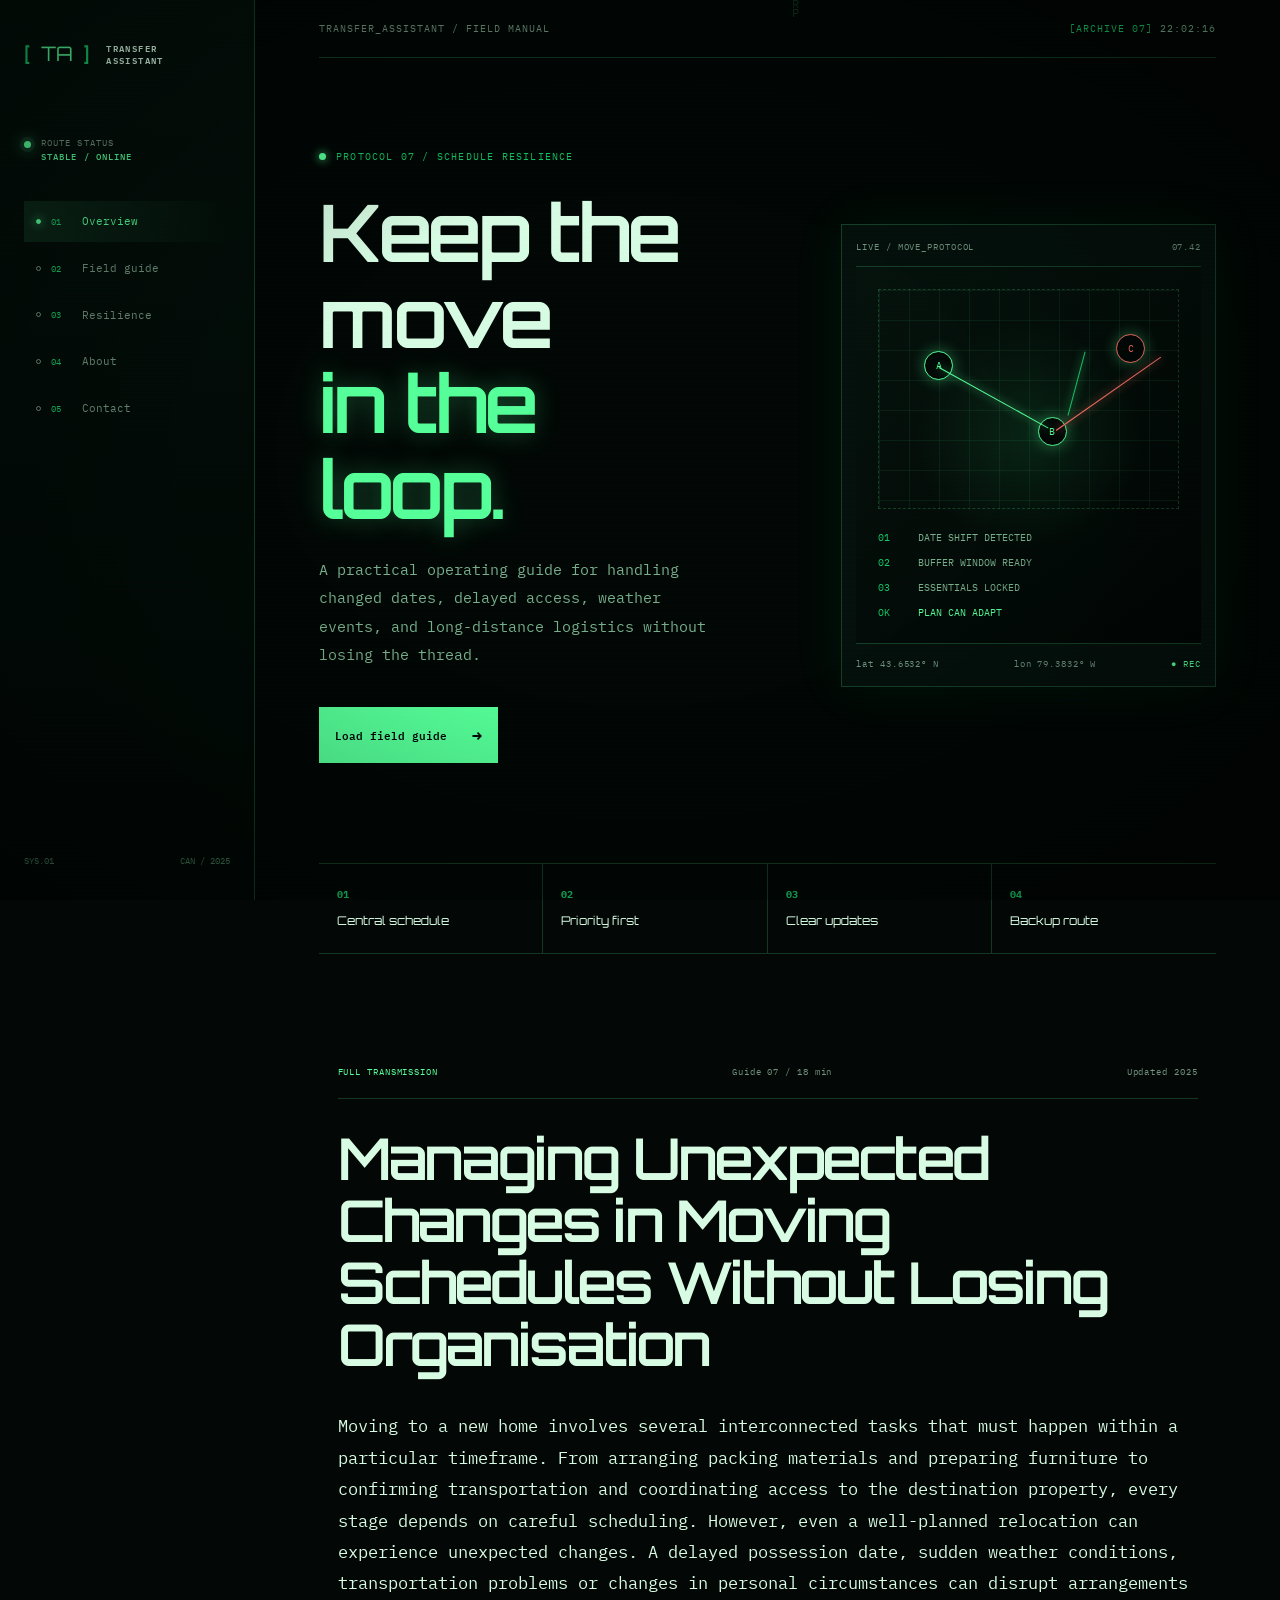
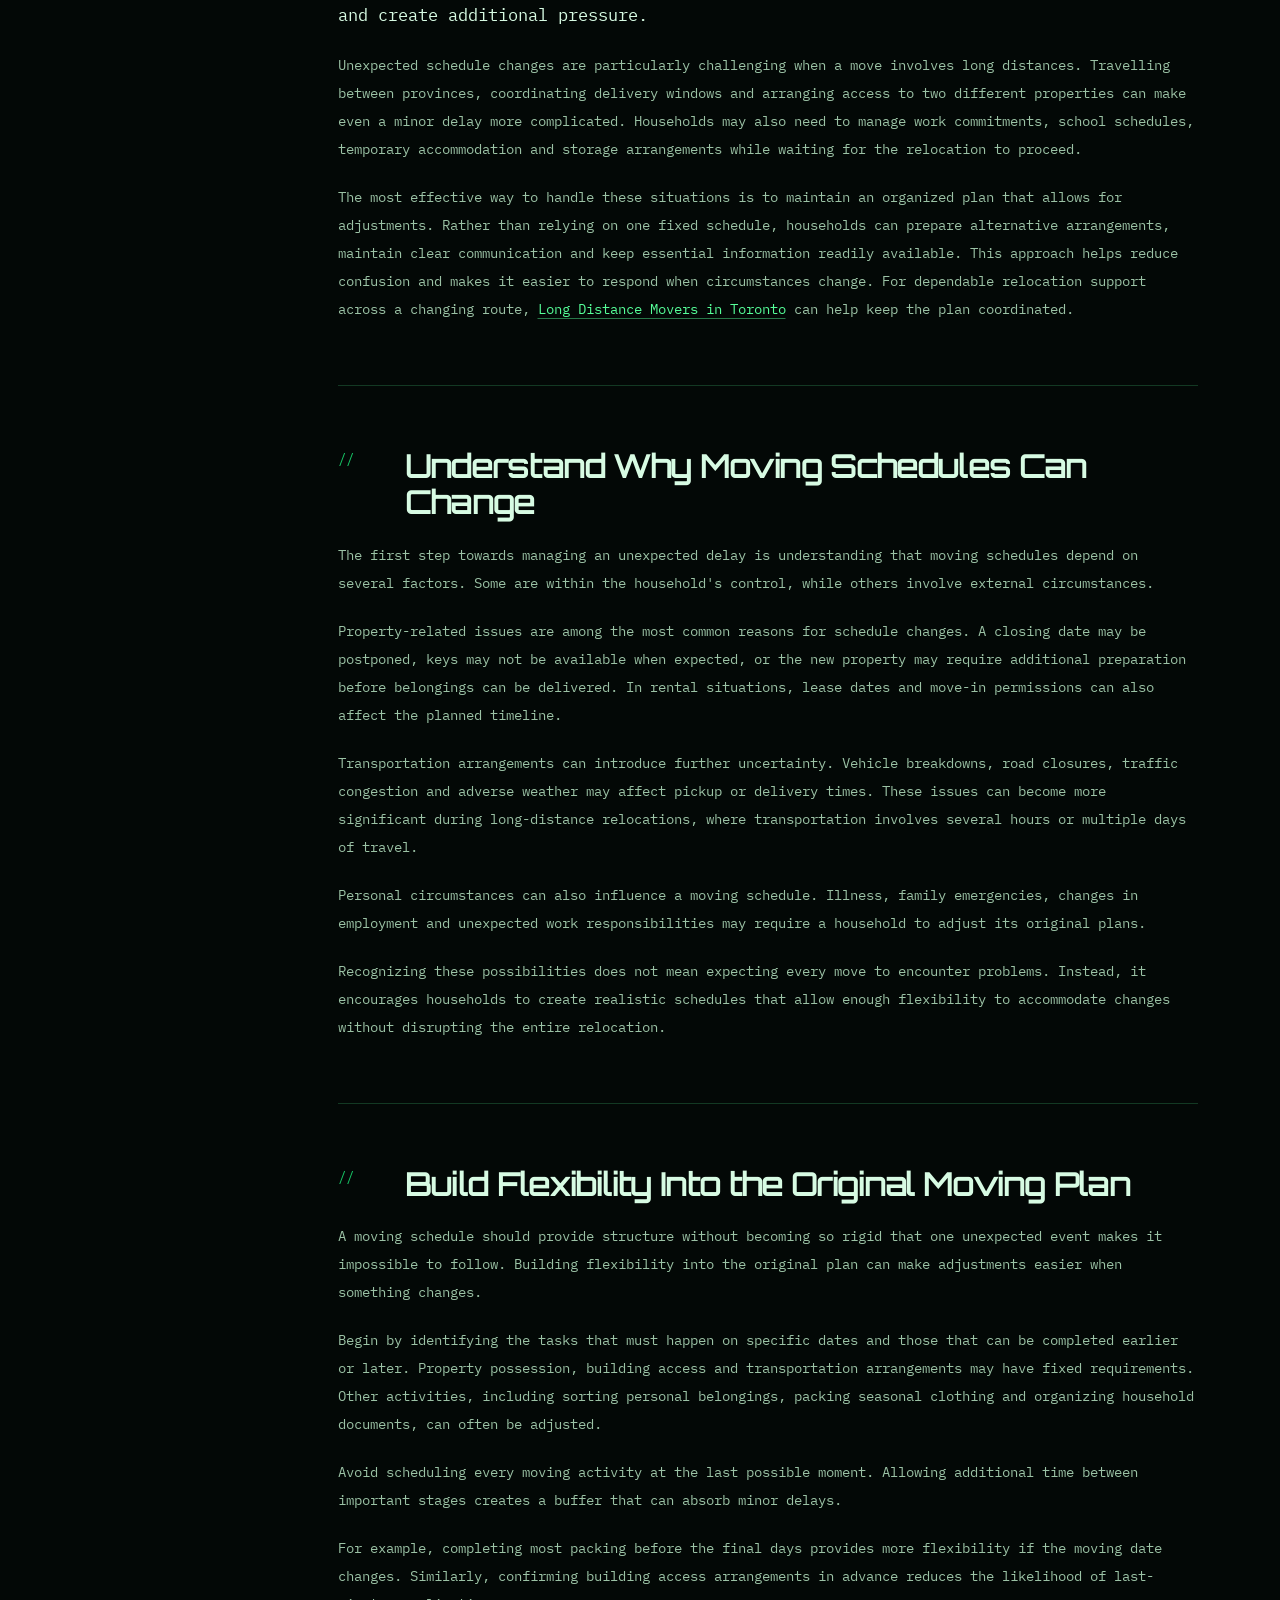
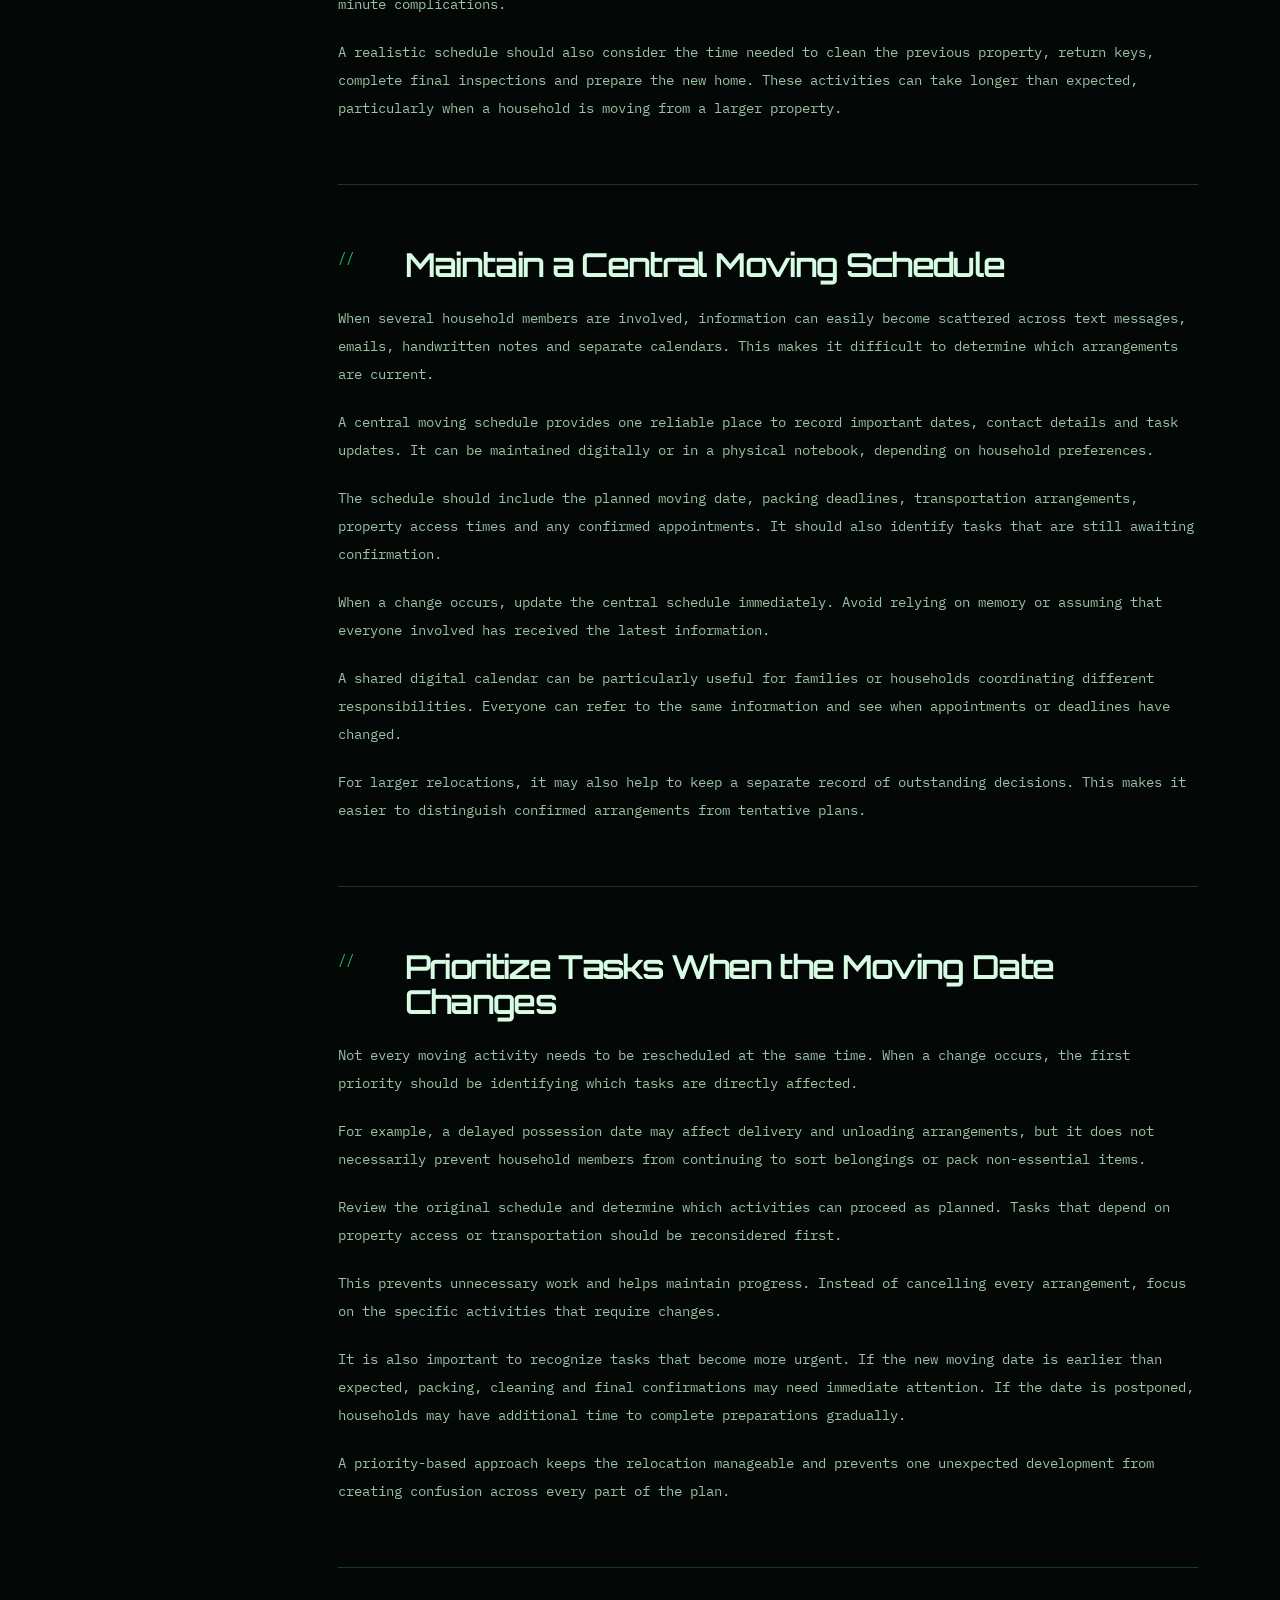
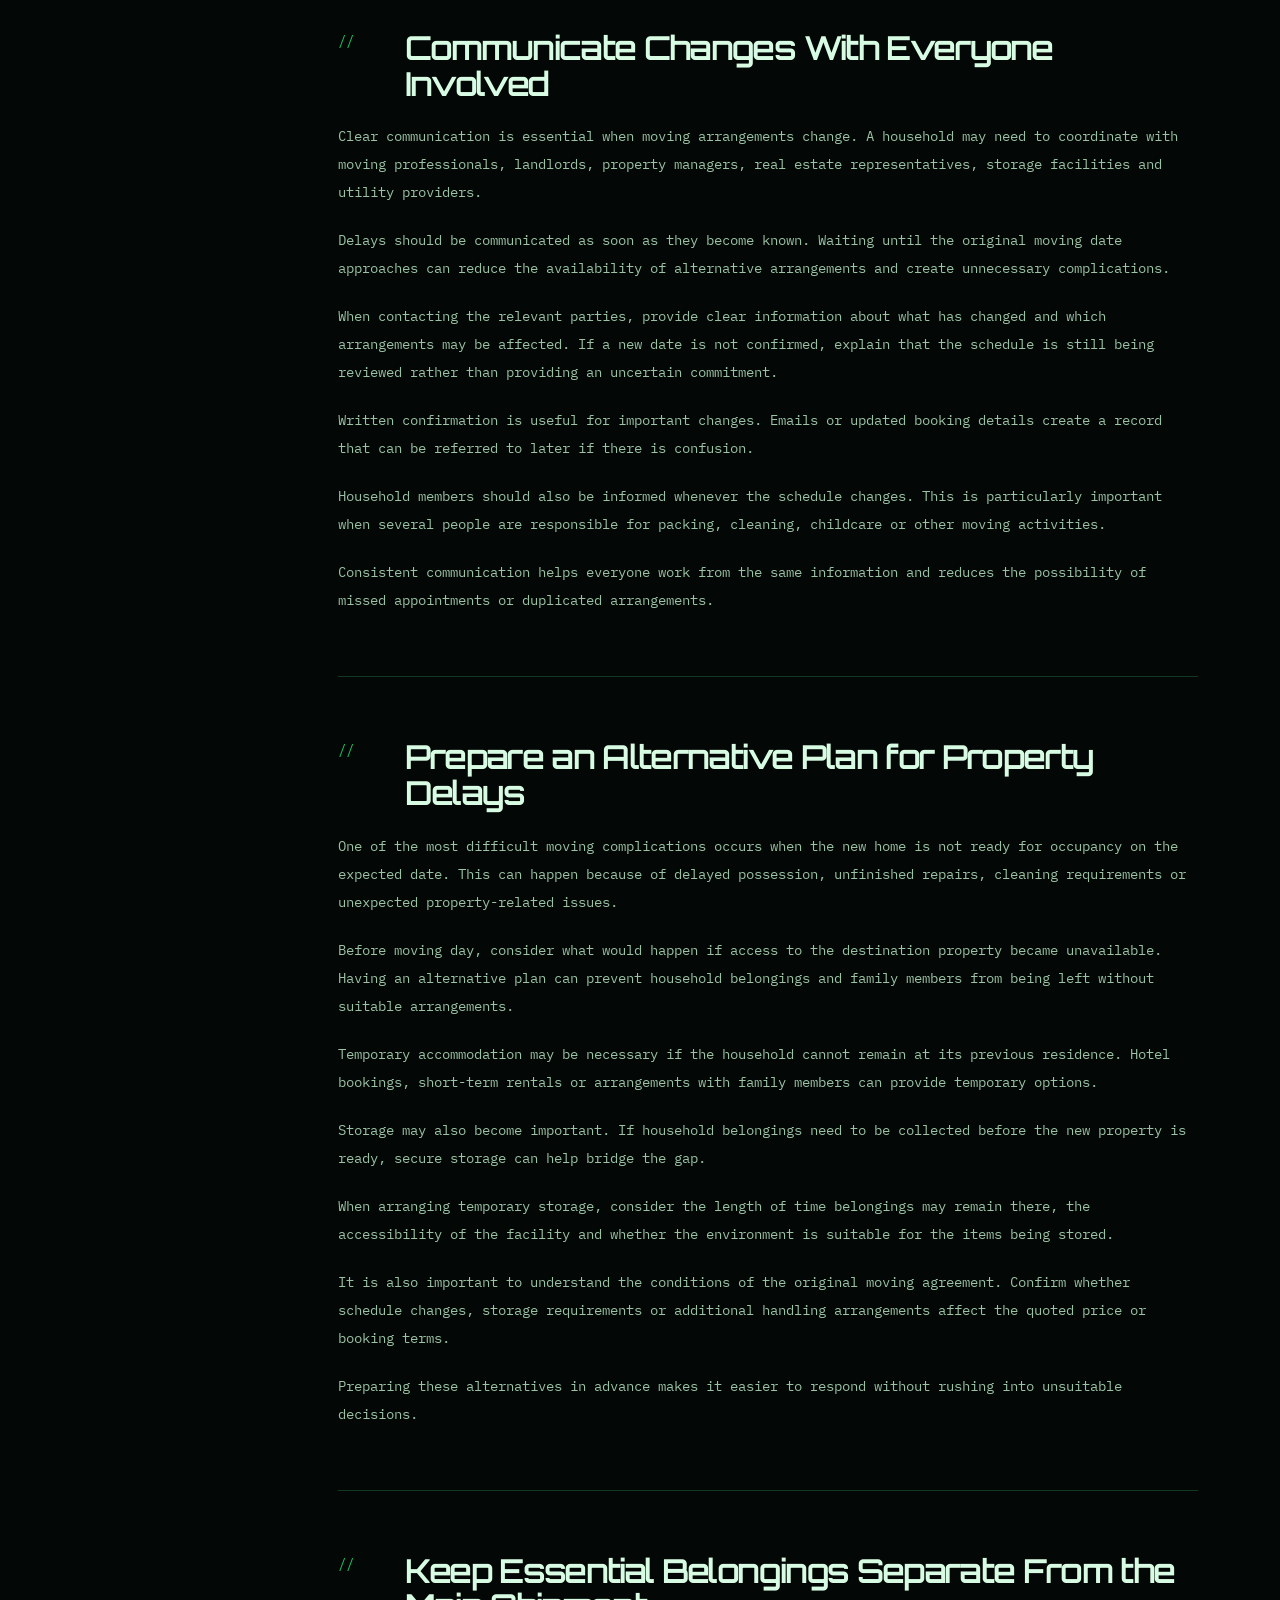
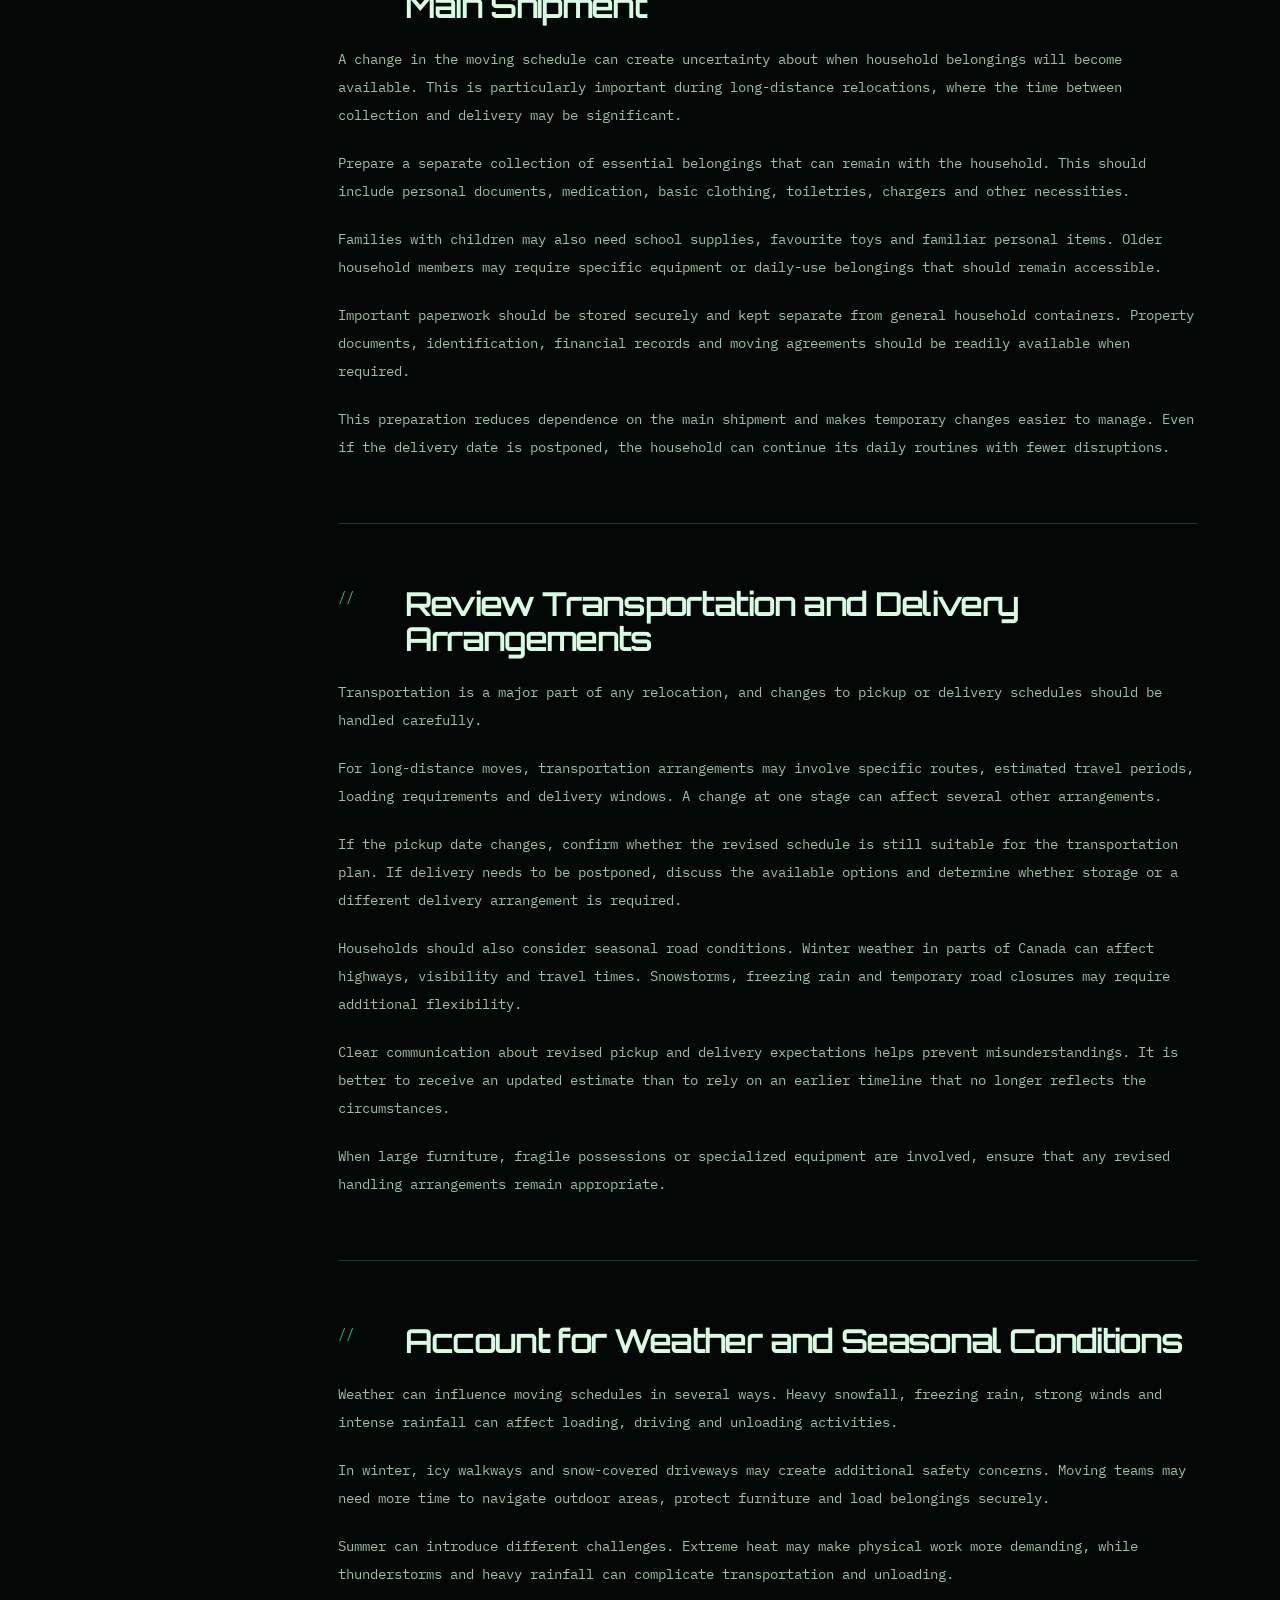
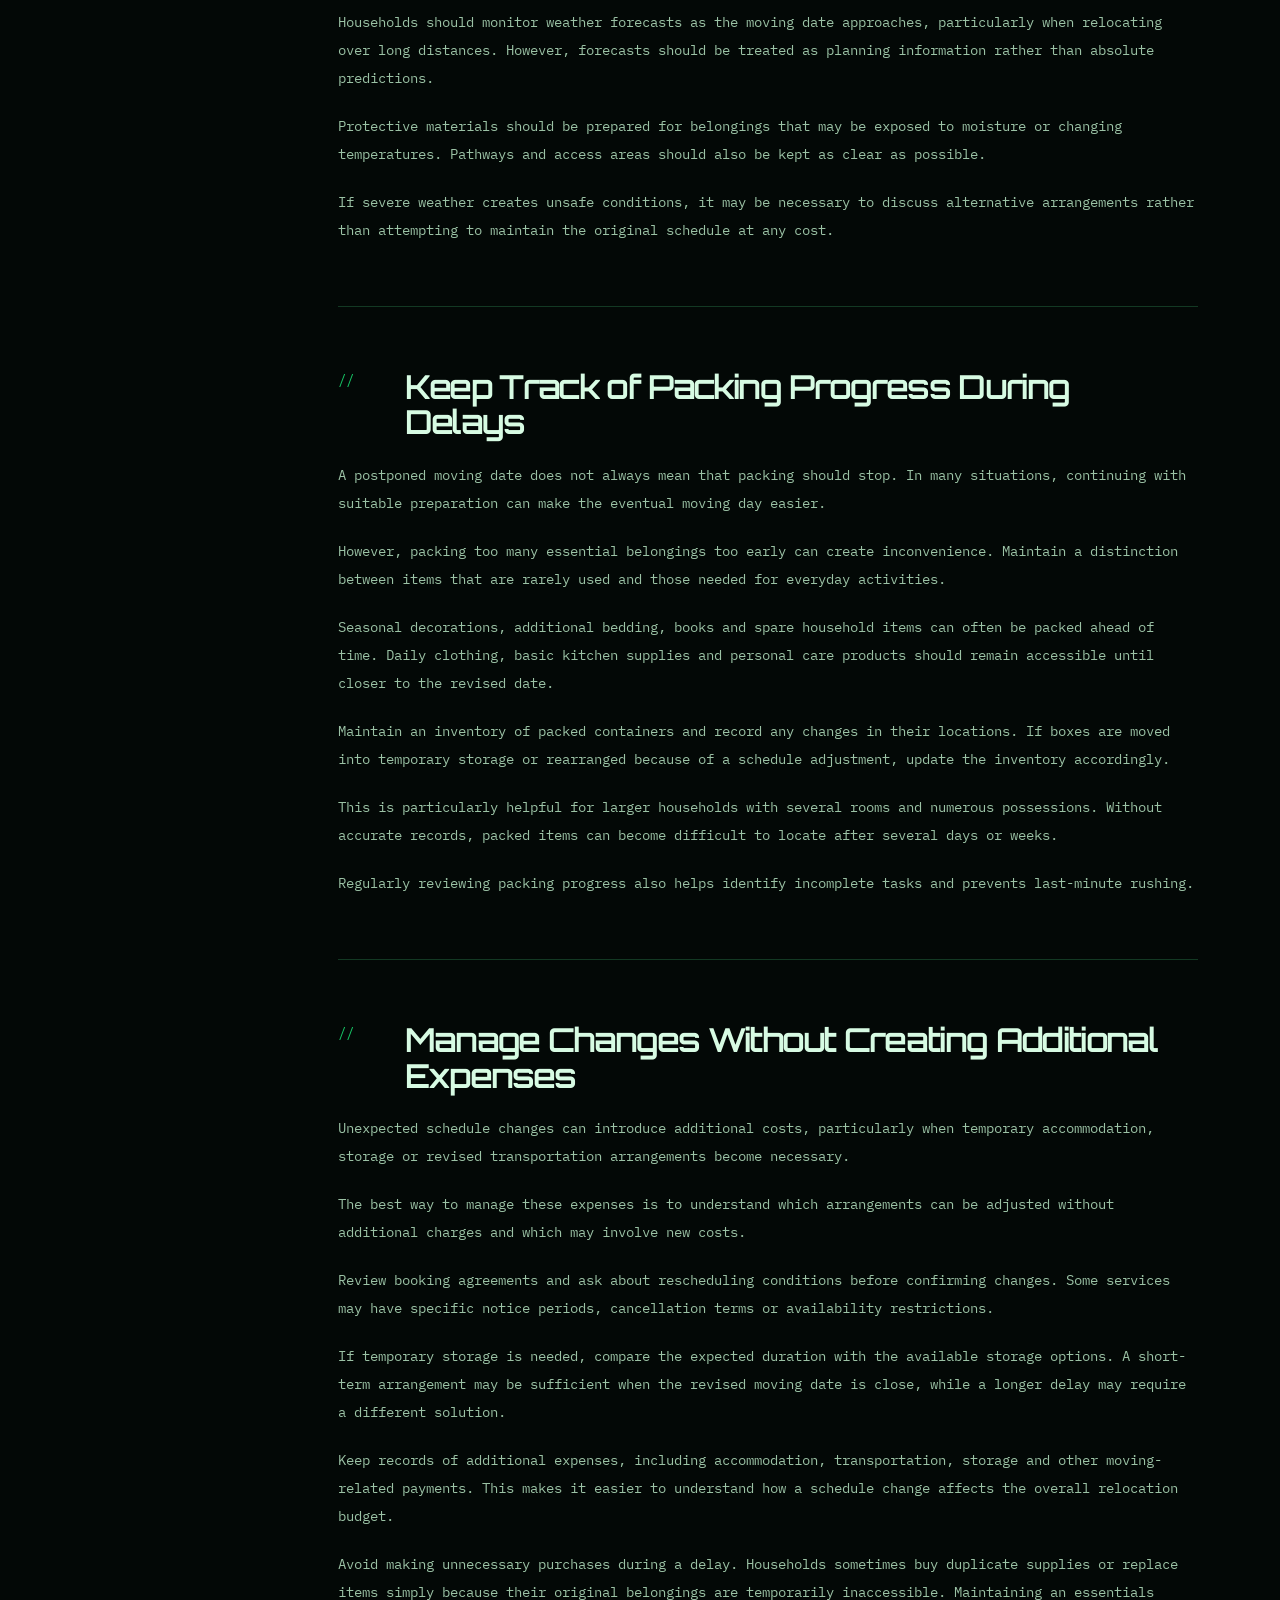
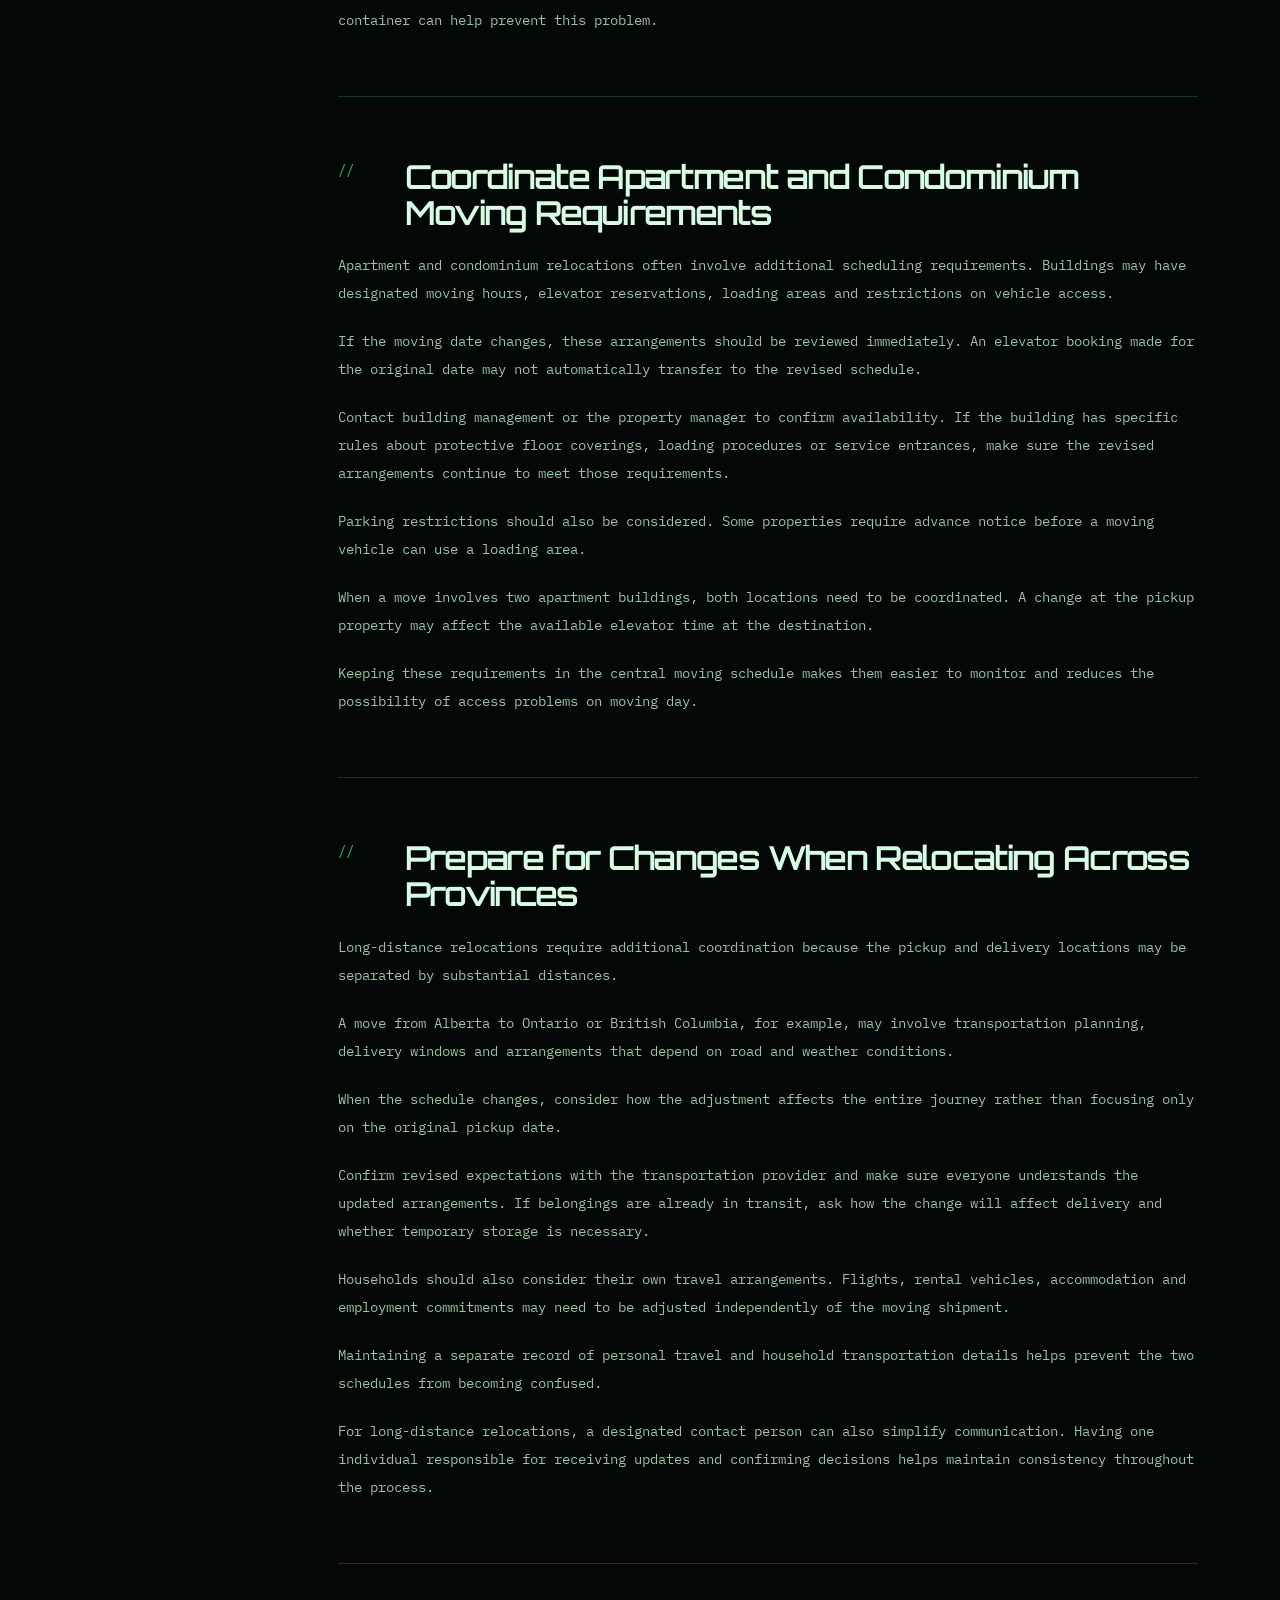
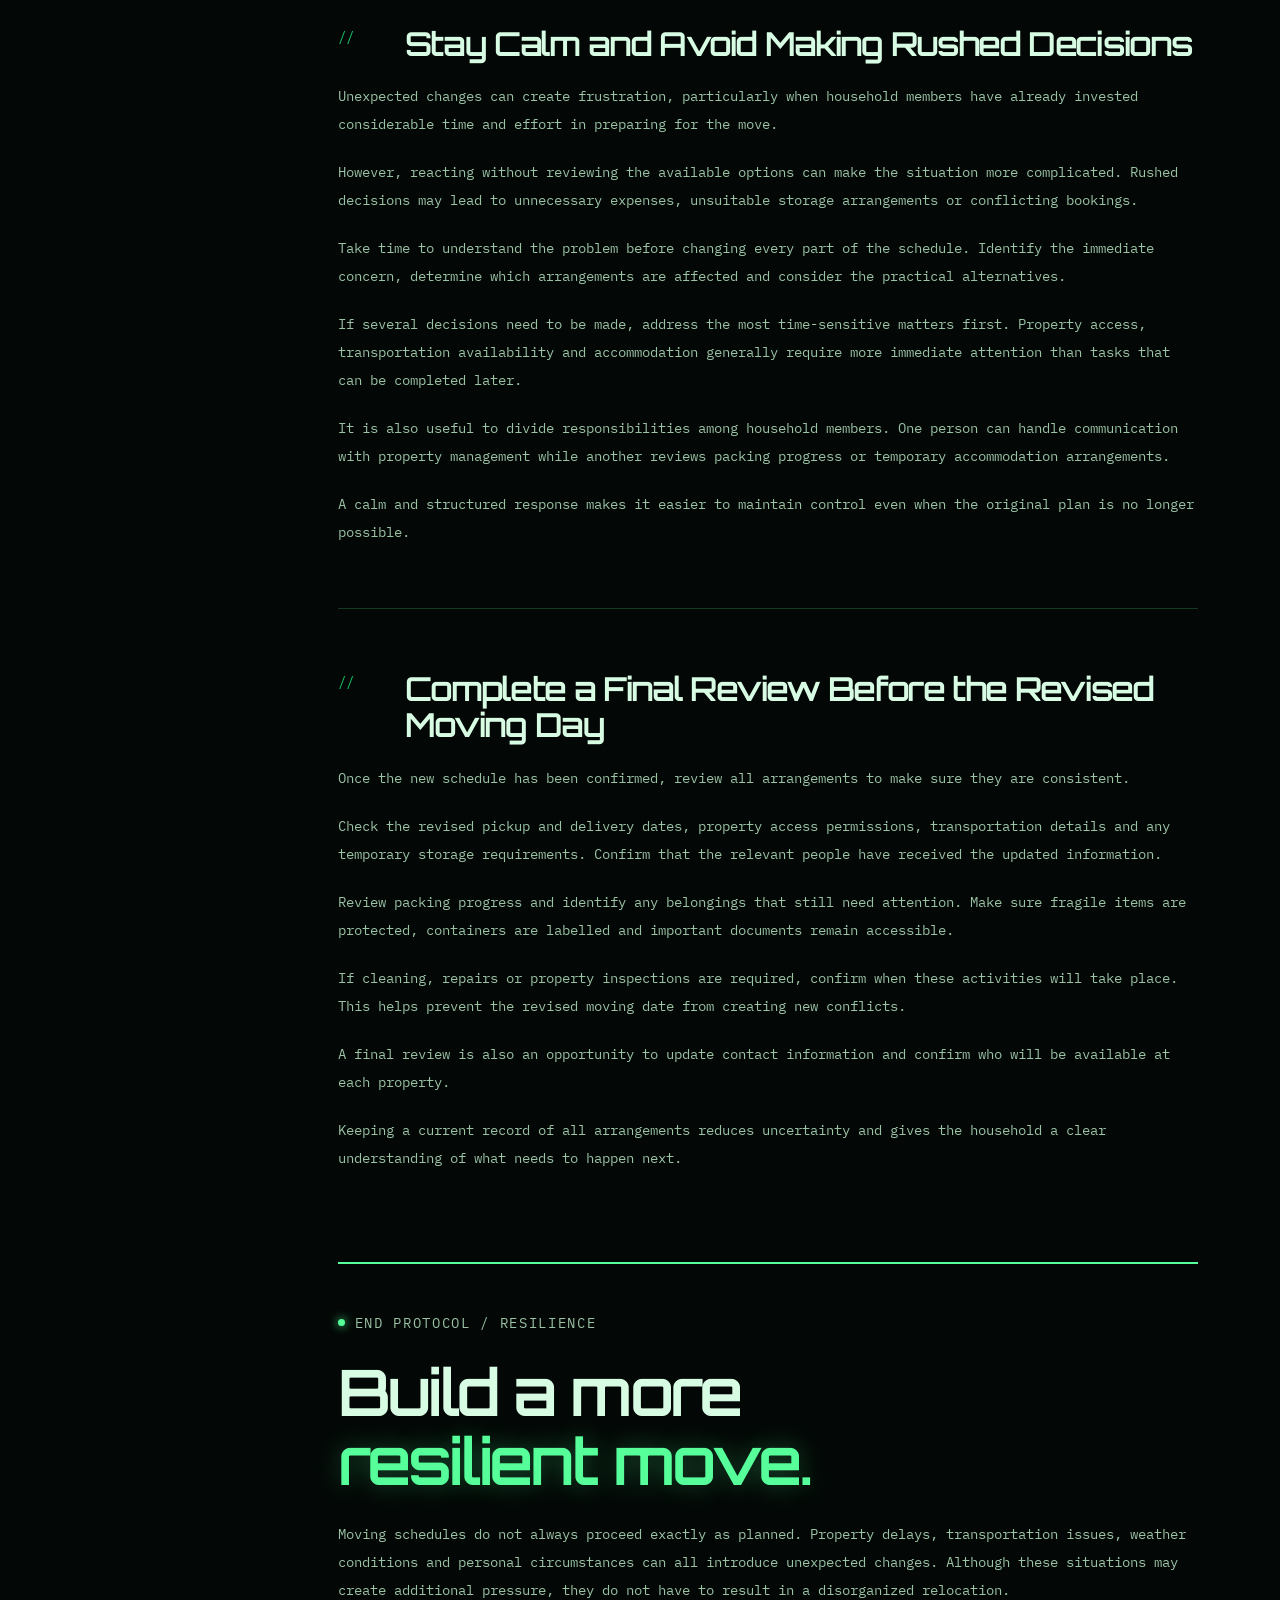
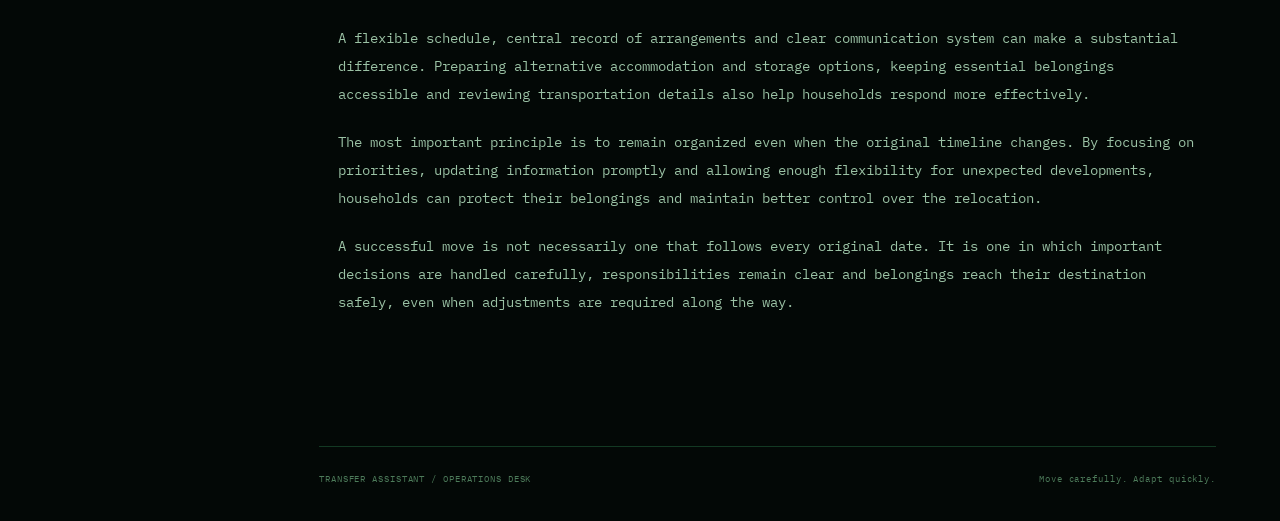
<file: index.html>
<!doctype html>
<html lang="en">
<head>
  <meta charset="utf-8">
  <meta name="viewport" content="width=device-width,initial-scale=1">
  <meta name="description" content="Transfer Assistant — Managing unexpected changes in moving schedules without losing organisation.">
  <title>Transfer Assistant / Schedule Control</title>
  <link rel="stylesheet" href="style.css">
</head>
<body data-page="home">
  <canvas id="matrix-canvas" aria-hidden="true"></canvas>
  <div class="scanlines" aria-hidden="true"></div>
  <div class="site-grid">
    <aside class="side-rail">
      <a class="terminal-brand" href="index.html"><span class="brand-bracket">[</span><span>TA</span><span class="brand-bracket">]</span><b>TRANSFER<br>ASSISTANT</b></a>
      <div class="rail-status"><span class="status-dot"></span><span>ROUTE STATUS<br><strong>STABLE / ONLINE</strong></span></div>
      <nav class="side-nav" aria-label="Side navigation">
        <a class="nav-item active" href="#overview"><span class="nav-pulse"></span><span class="nav-code">01</span><span>Overview</span></a>
        <a class="nav-item" href="#article"><span class="nav-pulse"></span><span class="nav-code">02</span><span>Field guide</span></a>
        <a class="nav-item" href="#closing"><span class="nav-pulse"></span><span class="nav-code">03</span><span>Resilience</span></a>
        <a class="nav-item" href="about.html"><span class="nav-pulse"></span><span class="nav-code">04</span><span>About</span></a>
        <a class="nav-item" href="contact.html"><span class="nav-pulse"></span><span class="nav-code">05</span><span>Contact</span></a>
      </nav>
      <div class="rail-footer"><span>SYS.01</span><span>CAN / 2025</span></div>
    </aside>

    <main class="main-frame">
      <header class="topbar"><span>TRANSFER_ASSISTANT / FIELD MANUAL</span><span class="topbar-right">[ARCHIVE 07] <span id="clock">00:00:00</span></span></header>
      <section class="hero" id="overview">
        <div class="hero-copy">
          <p class="kicker"><span class="signal"></span> Protocol 07 / Schedule resilience</p>
          <h1>Keep the move<br><span>in the loop.</span></h1>
          <p class="hero-deck">A practical operating guide for handling changed dates, delayed access, weather events, and long-distance logistics without losing the thread.</p>
          <a class="glow-button" href="#article">Load field guide <span>→</span></a>
        </div>
        <div class="hero-console" aria-label="Schedule resilience console">
          <div class="console-top"><span>LIVE / MOVE_PROTOCOL</span><span>07.42</span></div>
          <div class="console-screen">
            <div class="console-map"><span class="map-node node-a">A</span><span class="map-node node-b">B</span><span class="map-node node-c">C</span><span class="map-path path-a"></span><span class="map-path path-b"></span><span class="map-path path-c"></span></div>
            <div class="console-lines"><p><i>01</i> DATE SHIFT DETECTED</p><p><i>02</i> BUFFER WINDOW READY</p><p><i>03</i> ESSENTIALS LOCKED</p><p class="console-ok"><i>OK</i> PLAN CAN ADAPT</p></div>
          </div>
          <div class="console-bottom"><span>lat 43.6532° N</span><span>lon 79.3832° W</span><span class="blink">● REC</span></div>
        </div>
      </section>

      <section class="metrics" aria-label="Quick guide metrics"><div><b>01</b><span>Central schedule</span></div><div><b>02</b><span>Priority first</span></div><div><b>03</b><span>Clear updates</span></div><div><b>04</b><span>Backup route</span></div></section>

      <article class="article-shell" id="article">
        <div class="article-meta"><span class="meta-tag">FULL TRANSMISSION</span><span>Guide 07 / 18 min</span><span>Updated 2025</span></div>
        <h2 class="article-title">Managing Unexpected Changes in Moving Schedules Without Losing Organisation</h2>
        <p class="lead">Moving to a new home involves several interconnected tasks that must happen within a particular timeframe. From arranging packing materials and preparing furniture to confirming transportation and coordinating access to the destination property, every stage depends on careful scheduling. However, even a well-planned relocation can experience unexpected changes. A delayed possession date, sudden weather conditions, transportation problems or changes in personal circumstances can disrupt arrangements and create additional pressure.</p>
        <p>Unexpected schedule changes are particularly challenging when a move involves long distances. Travelling between provinces, coordinating delivery windows and arranging access to two different properties can make even a minor delay more complicated. Households may also need to manage work commitments, school schedules, temporary accommodation and storage arrangements while waiting for the relocation to proceed.</p>
        <p>The most effective way to handle these situations is to maintain an organized plan that allows for adjustments. Rather than relying on one fixed schedule, households can prepare alternative arrangements, maintain clear communication and keep essential information readily available. This approach helps reduce confusion and makes it easier to respond when circumstances change. For dependable relocation support across a changing route, <a href="https://www.google.com/maps?cid=9660180399817238326" target="_blank" rel="noopener noreferrer">Long Distance Movers in Toronto</a> can help keep the plan coordinated.</p>

        <div class="article-heading"><h2>Understand Why Moving Schedules Can Change</h2></div>
        <p>The first step towards managing an unexpected delay is understanding that moving schedules depend on several factors. Some are within the household's control, while others involve external circumstances.</p>
        <p>Property-related issues are among the most common reasons for schedule changes. A closing date may be postponed, keys may not be available when expected, or the new property may require additional preparation before belongings can be delivered. In rental situations, lease dates and move-in permissions can also affect the planned timeline.</p>
        <p>Transportation arrangements can introduce further uncertainty. Vehicle breakdowns, road closures, traffic congestion and adverse weather may affect pickup or delivery times. These issues can become more significant during long-distance relocations, where transportation involves several hours or multiple days of travel.</p>
        <p>Personal circumstances can also influence a moving schedule. Illness, family emergencies, changes in employment and unexpected work responsibilities may require a household to adjust its original plans.</p>
        <p>Recognizing these possibilities does not mean expecting every move to encounter problems. Instead, it encourages households to create realistic schedules that allow enough flexibility to accommodate changes without disrupting the entire relocation.</p>

        <div class="article-heading"><h2>Build Flexibility Into the Original Moving Plan</h2></div>
        <p>A moving schedule should provide structure without becoming so rigid that one unexpected event makes it impossible to follow. Building flexibility into the original plan can make adjustments easier when something changes.</p>
        <p>Begin by identifying the tasks that must happen on specific dates and those that can be completed earlier or later. Property possession, building access and transportation arrangements may have fixed requirements. Other activities, including sorting personal belongings, packing seasonal clothing and organizing household documents, can often be adjusted.</p>
        <p>Avoid scheduling every moving activity at the last possible moment. Allowing additional time between important stages creates a buffer that can absorb minor delays.</p>
        <p>For example, completing most packing before the final days provides more flexibility if the moving date changes. Similarly, confirming building access arrangements in advance reduces the likelihood of last-minute complications.</p>
        <p>A realistic schedule should also consider the time needed to clean the previous property, return keys, complete final inspections and prepare the new home. These activities can take longer than expected, particularly when a household is moving from a larger property.</p>

        <div class="article-heading"><h2>Maintain a Central Moving Schedule</h2></div>
        <p>When several household members are involved, information can easily become scattered across text messages, emails, handwritten notes and separate calendars. This makes it difficult to determine which arrangements are current.</p>
        <p>A central moving schedule provides one reliable place to record important dates, contact details and task updates. It can be maintained digitally or in a physical notebook, depending on household preferences.</p>
        <p>The schedule should include the planned moving date, packing deadlines, transportation arrangements, property access times and any confirmed appointments. It should also identify tasks that are still awaiting confirmation.</p>
        <p>When a change occurs, update the central schedule immediately. Avoid relying on memory or assuming that everyone involved has received the latest information.</p>
        <p>A shared digital calendar can be particularly useful for families or households coordinating different responsibilities. Everyone can refer to the same information and see when appointments or deadlines have changed.</p>
        <p>For larger relocations, it may also help to keep a separate record of outstanding decisions. This makes it easier to distinguish confirmed arrangements from tentative plans.</p>

        <div class="article-heading"><h2>Prioritize Tasks When the Moving Date Changes</h2></div>
        <p>Not every moving activity needs to be rescheduled at the same time. When a change occurs, the first priority should be identifying which tasks are directly affected.</p>
        <p>For example, a delayed possession date may affect delivery and unloading arrangements, but it does not necessarily prevent household members from continuing to sort belongings or pack non-essential items.</p>
        <p>Review the original schedule and determine which activities can proceed as planned. Tasks that depend on property access or transportation should be reconsidered first.</p>
        <p>This prevents unnecessary work and helps maintain progress. Instead of cancelling every arrangement, focus on the specific activities that require changes.</p>
        <p>It is also important to recognize tasks that become more urgent. If the new moving date is earlier than expected, packing, cleaning and final confirmations may need immediate attention. If the date is postponed, households may have additional time to complete preparations gradually.</p>
        <p>A priority-based approach keeps the relocation manageable and prevents one unexpected development from creating confusion across every part of the plan.</p>

        <div class="article-heading"><h2>Communicate Changes With Everyone Involved</h2></div>
        <p>Clear communication is essential when moving arrangements change. A household may need to coordinate with moving professionals, landlords, property managers, real estate representatives, storage facilities and utility providers.</p>
        <p>Delays should be communicated as soon as they become known. Waiting until the original moving date approaches can reduce the availability of alternative arrangements and create unnecessary complications.</p>
        <p>When contacting the relevant parties, provide clear information about what has changed and which arrangements may be affected. If a new date is not confirmed, explain that the schedule is still being reviewed rather than providing an uncertain commitment.</p>
        <p>Written confirmation is useful for important changes. Emails or updated booking details create a record that can be referred to later if there is confusion.</p>
        <p>Household members should also be informed whenever the schedule changes. This is particularly important when several people are responsible for packing, cleaning, childcare or other moving activities.</p>
        <p>Consistent communication helps everyone work from the same information and reduces the possibility of missed appointments or duplicated arrangements.</p>

        <div class="article-heading"><h2>Prepare an Alternative Plan for Property Delays</h2></div>
        <p>One of the most difficult moving complications occurs when the new home is not ready for occupancy on the expected date. This can happen because of delayed possession, unfinished repairs, cleaning requirements or unexpected property-related issues.</p>
        <p>Before moving day, consider what would happen if access to the destination property became unavailable. Having an alternative plan can prevent household belongings and family members from being left without suitable arrangements.</p>
        <p>Temporary accommodation may be necessary if the household cannot remain at its previous residence. Hotel bookings, short-term rentals or arrangements with family members can provide temporary options.</p>
        <p>Storage may also become important. If household belongings need to be collected before the new property is ready, secure storage can help bridge the gap.</p>
        <p>When arranging temporary storage, consider the length of time belongings may remain there, the accessibility of the facility and whether the environment is suitable for the items being stored.</p>
        <p>It is also important to understand the conditions of the original moving agreement. Confirm whether schedule changes, storage requirements or additional handling arrangements affect the quoted price or booking terms.</p>
        <p>Preparing these alternatives in advance makes it easier to respond without rushing into unsuitable decisions.</p>

        <div class="article-heading"><h2>Keep Essential Belongings Separate From the Main Shipment</h2></div>
        <p>A change in the moving schedule can create uncertainty about when household belongings will become available. This is particularly important during long-distance relocations, where the time between collection and delivery may be significant.</p>
        <p>Prepare a separate collection of essential belongings that can remain with the household. This should include personal documents, medication, basic clothing, toiletries, chargers and other necessities.</p>
        <p>Families with children may also need school supplies, favourite toys and familiar personal items. Older household members may require specific equipment or daily-use belongings that should remain accessible.</p>
        <p>Important paperwork should be stored securely and kept separate from general household containers. Property documents, identification, financial records and moving agreements should be readily available when required.</p>
        <p>This preparation reduces dependence on the main shipment and makes temporary changes easier to manage. Even if the delivery date is postponed, the household can continue its daily routines with fewer disruptions.</p>

        <div class="article-heading"><h2>Review Transportation and Delivery Arrangements</h2></div>
        <p>Transportation is a major part of any relocation, and changes to pickup or delivery schedules should be handled carefully.</p>
        <p>For long-distance moves, transportation arrangements may involve specific routes, estimated travel periods, loading requirements and delivery windows. A change at one stage can affect several other arrangements.</p>
        <p>If the pickup date changes, confirm whether the revised schedule is still suitable for the transportation plan. If delivery needs to be postponed, discuss the available options and determine whether storage or a different delivery arrangement is required.</p>
        <p>Households should also consider seasonal road conditions. Winter weather in parts of Canada can affect highways, visibility and travel times. Snowstorms, freezing rain and temporary road closures may require additional flexibility.</p>
        <p>Clear communication about revised pickup and delivery expectations helps prevent misunderstandings. It is better to receive an updated estimate than to rely on an earlier timeline that no longer reflects the circumstances.</p>
        <p>When large furniture, fragile possessions or specialized equipment are involved, ensure that any revised handling arrangements remain appropriate.</p>

        <div class="article-heading"><h2>Account for Weather and Seasonal Conditions</h2></div>
        <p>Weather can influence moving schedules in several ways. Heavy snowfall, freezing rain, strong winds and intense rainfall can affect loading, driving and unloading activities.</p>
        <p>In winter, icy walkways and snow-covered driveways may create additional safety concerns. Moving teams may need more time to navigate outdoor areas, protect furniture and load belongings securely.</p>
        <p>Summer can introduce different challenges. Extreme heat may make physical work more demanding, while thunderstorms and heavy rainfall can complicate transportation and unloading.</p>
        <p>Households should monitor weather forecasts as the moving date approaches, particularly when relocating over long distances. However, forecasts should be treated as planning information rather than absolute predictions.</p>
        <p>Protective materials should be prepared for belongings that may be exposed to moisture or changing temperatures. Pathways and access areas should also be kept as clear as possible.</p>
        <p>If severe weather creates unsafe conditions, it may be necessary to discuss alternative arrangements rather than attempting to maintain the original schedule at any cost.</p>

        <div class="article-heading"><h2>Keep Track of Packing Progress During Delays</h2></div>
        <p>A postponed moving date does not always mean that packing should stop. In many situations, continuing with suitable preparation can make the eventual moving day easier.</p>
        <p>However, packing too many essential belongings too early can create inconvenience. Maintain a distinction between items that are rarely used and those needed for everyday activities.</p>
        <p>Seasonal decorations, additional bedding, books and spare household items can often be packed ahead of time. Daily clothing, basic kitchen supplies and personal care products should remain accessible until closer to the revised date.</p>
        <p>Maintain an inventory of packed containers and record any changes in their locations. If boxes are moved into temporary storage or rearranged because of a schedule adjustment, update the inventory accordingly.</p>
        <p>This is particularly helpful for larger households with several rooms and numerous possessions. Without accurate records, packed items can become difficult to locate after several days or weeks.</p>
        <p>Regularly reviewing packing progress also helps identify incomplete tasks and prevents last-minute rushing.</p>

        <div class="article-heading"><h2>Manage Changes Without Creating Additional Expenses</h2></div>
        <p>Unexpected schedule changes can introduce additional costs, particularly when temporary accommodation, storage or revised transportation arrangements become necessary.</p>
        <p>The best way to manage these expenses is to understand which arrangements can be adjusted without additional charges and which may involve new costs.</p>
        <p>Review booking agreements and ask about rescheduling conditions before confirming changes. Some services may have specific notice periods, cancellation terms or availability restrictions.</p>
        <p>If temporary storage is needed, compare the expected duration with the available storage options. A short-term arrangement may be sufficient when the revised moving date is close, while a longer delay may require a different solution.</p>
        <p>Keep records of additional expenses, including accommodation, transportation, storage and other moving-related payments. This makes it easier to understand how a schedule change affects the overall relocation budget.</p>
        <p>Avoid making unnecessary purchases during a delay. Households sometimes buy duplicate supplies or replace items simply because their original belongings are temporarily inaccessible. Maintaining an essentials container can help prevent this problem.</p>

        <div class="article-heading"><h2>Coordinate Apartment and Condominium Moving Requirements</h2></div>
        <p>Apartment and condominium relocations often involve additional scheduling requirements. Buildings may have designated moving hours, elevator reservations, loading areas and restrictions on vehicle access.</p>
        <p>If the moving date changes, these arrangements should be reviewed immediately. An elevator booking made for the original date may not automatically transfer to the revised schedule.</p>
        <p>Contact building management or the property manager to confirm availability. If the building has specific rules about protective floor coverings, loading procedures or service entrances, make sure the revised arrangements continue to meet those requirements.</p>
        <p>Parking restrictions should also be considered. Some properties require advance notice before a moving vehicle can use a loading area.</p>
        <p>When a move involves two apartment buildings, both locations need to be coordinated. A change at the pickup property may affect the available elevator time at the destination.</p>
        <p>Keeping these requirements in the central moving schedule makes them easier to monitor and reduces the possibility of access problems on moving day.</p>

        <div class="article-heading"><h2>Prepare for Changes When Relocating Across Provinces</h2></div>
        <p>Long-distance relocations require additional coordination because the pickup and delivery locations may be separated by substantial distances.</p>
        <p>A move from Alberta to Ontario or British Columbia, for example, may involve transportation planning, delivery windows and arrangements that depend on road and weather conditions.</p>
        <p>When the schedule changes, consider how the adjustment affects the entire journey rather than focusing only on the original pickup date.</p>
        <p>Confirm revised expectations with the transportation provider and make sure everyone understands the updated arrangements. If belongings are already in transit, ask how the change will affect delivery and whether temporary storage is necessary.</p>
        <p>Households should also consider their own travel arrangements. Flights, rental vehicles, accommodation and employment commitments may need to be adjusted independently of the moving shipment.</p>
        <p>Maintaining a separate record of personal travel and household transportation details helps prevent the two schedules from becoming confused.</p>
        <p>For long-distance relocations, a designated contact person can also simplify communication. Having one individual responsible for receiving updates and confirming decisions helps maintain consistency throughout the process.</p>

        <div class="article-heading"><h2>Stay Calm and Avoid Making Rushed Decisions</h2></div>
        <p>Unexpected changes can create frustration, particularly when household members have already invested considerable time and effort in preparing for the move.</p>
        <p>However, reacting without reviewing the available options can make the situation more complicated. Rushed decisions may lead to unnecessary expenses, unsuitable storage arrangements or conflicting bookings.</p>
        <p>Take time to understand the problem before changing every part of the schedule. Identify the immediate concern, determine which arrangements are affected and consider the practical alternatives.</p>
        <p>If several decisions need to be made, address the most time-sensitive matters first. Property access, transportation availability and accommodation generally require more immediate attention than tasks that can be completed later.</p>
        <p>It is also useful to divide responsibilities among household members. One person can handle communication with property management while another reviews packing progress or temporary accommodation arrangements.</p>
        <p>A calm and structured response makes it easier to maintain control even when the original plan is no longer possible.</p>

        <div class="article-heading"><h2>Complete a Final Review Before the Revised Moving Day</h2></div>
        <p>Once the new schedule has been confirmed, review all arrangements to make sure they are consistent.</p>
        <p>Check the revised pickup and delivery dates, property access permissions, transportation details and any temporary storage requirements. Confirm that the relevant people have received the updated information.</p>
        <p>Review packing progress and identify any belongings that still need attention. Make sure fragile items are protected, containers are labelled and important documents remain accessible.</p>
        <p>If cleaning, repairs or property inspections are required, confirm when these activities will take place. This helps prevent the revised moving date from creating new conflicts.</p>
        <p>A final review is also an opportunity to update contact information and confirm who will be available at each property.</p>
        <p>Keeping a current record of all arrangements reduces uncertainty and gives the household a clear understanding of what needs to happen next.</p>

        <section class="closing-block" id="closing">
          <p class="kicker"><span class="signal"></span> End protocol / Resilience</p>
          <h2>Build a more<br><span>resilient move.</span></h2>
          <p>Moving schedules do not always proceed exactly as planned. Property delays, transportation issues, weather conditions and personal circumstances can all introduce unexpected changes. Although these situations may create additional pressure, they do not have to result in a disorganized relocation.</p>
          <p>A flexible schedule, central record of arrangements and clear communication system can make a substantial difference. Preparing alternative accommodation and storage options, keeping essential belongings accessible and reviewing transportation details also help households respond more effectively.</p>
          <p>The most important principle is to remain organized even when the original timeline changes. By focusing on priorities, updating information promptly and allowing enough flexibility for unexpected developments, households can protect their belongings and maintain better control over the relocation.</p>
          <p>A successful move is not necessarily one that follows every original date. It is one in which important decisions are handled carefully, responsibilities remain clear and belongings reach their destination safely, even when adjustments are required along the way.</p>
        </section>
      </article>

      <footer class="main-footer"><span>TRANSFER ASSISTANT / OPERATIONS DESK</span><span>Move carefully. Adapt quickly.</span></footer>
    </main>
  </div>
  <script src="script.js"></script>
</body>
</html>

<!-- lightweight component-like heading marker for the static build -->
</file>
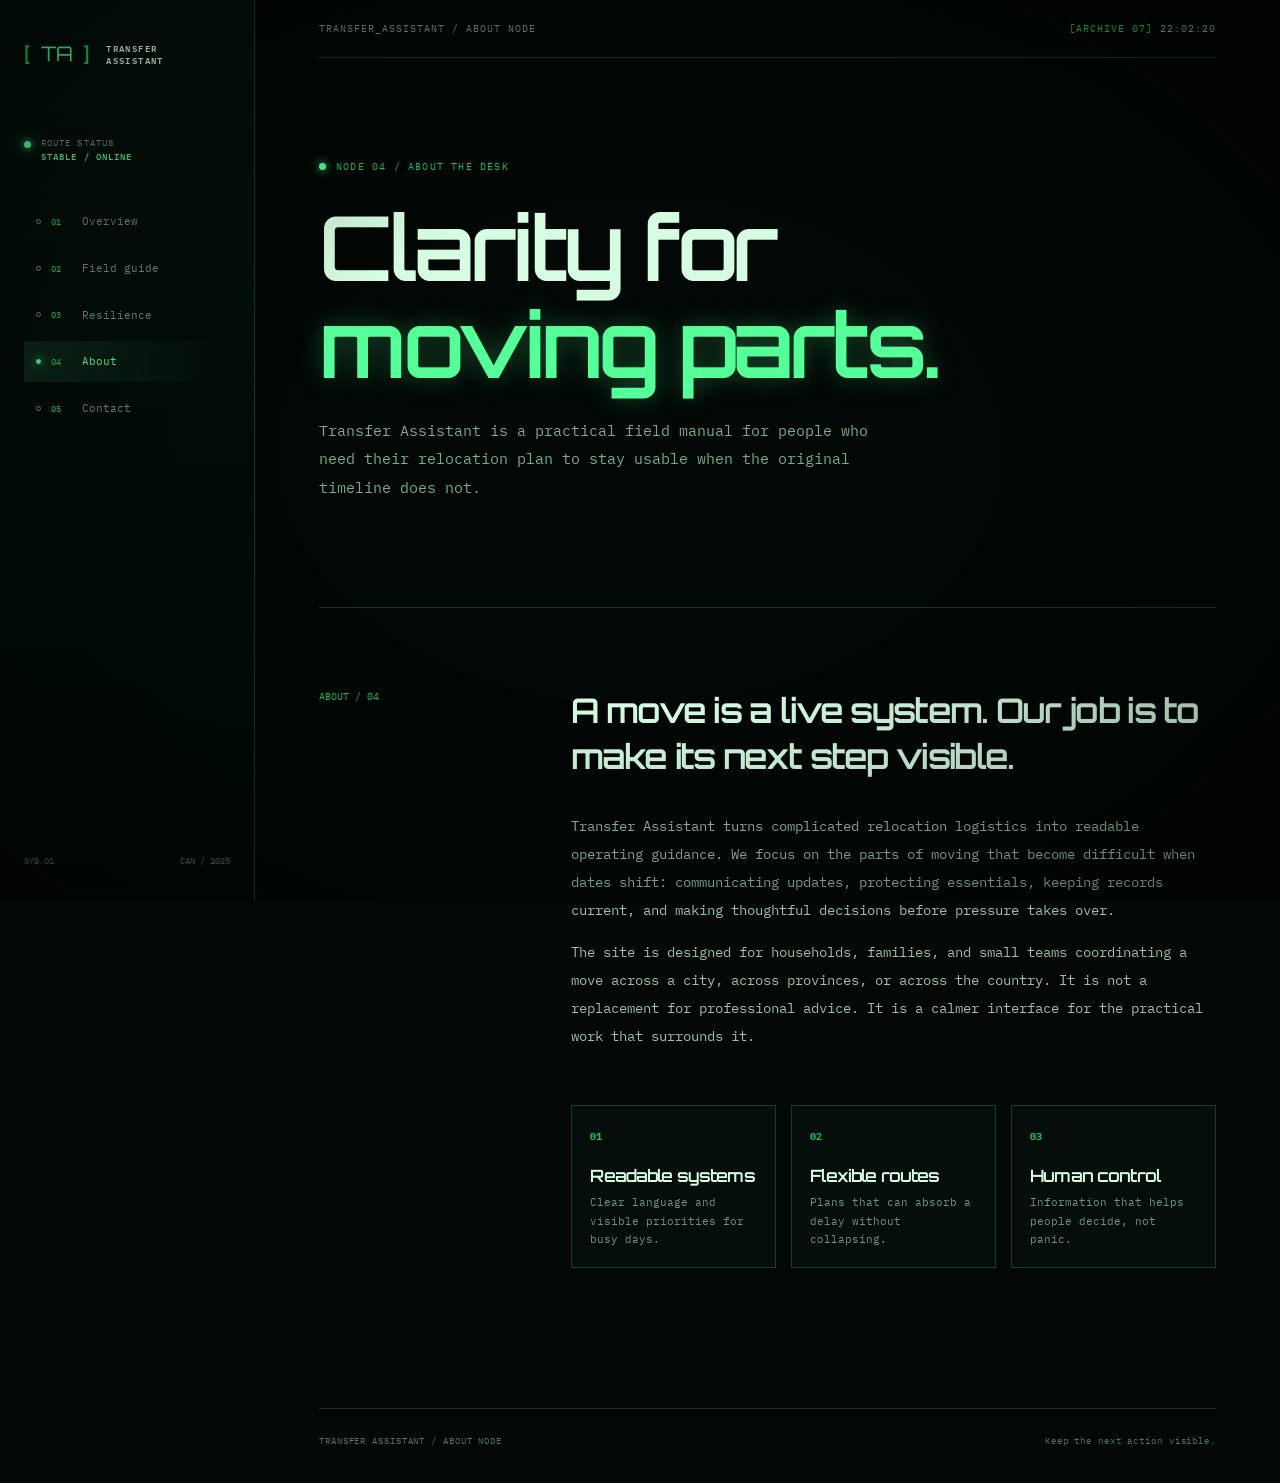
<file: about.html>
<!doctype html>
<html lang="en"><head><meta charset="utf-8"><meta name="viewport" content="width=device-width,initial-scale=1"><title>About / Transfer Assistant</title><link rel="stylesheet" href="style.css"></head>
<body data-page="about"><canvas id="matrix-canvas" aria-hidden="true"></canvas><div class="scanlines" aria-hidden="true"></div><div class="site-grid"><aside class="side-rail"><a class="terminal-brand" href="index.html"><span class="brand-bracket">[</span><span>TA</span><span class="brand-bracket">]</span><b>TRANSFER<br>ASSISTANT</b></a><div class="rail-status"><span class="status-dot"></span><span>ROUTE STATUS<br><strong>STABLE / ONLINE</strong></span></div><nav class="side-nav" aria-label="Side navigation"><a class="nav-item" href="index.html#overview"><span class="nav-pulse"></span><span class="nav-code">01</span><span>Overview</span></a><a class="nav-item" href="index.html#article"><span class="nav-pulse"></span><span class="nav-code">02</span><span>Field guide</span></a><a class="nav-item" href="index.html#closing"><span class="nav-pulse"></span><span class="nav-code">03</span><span>Resilience</span></a><a class="nav-item active" href="about.html"><span class="nav-pulse"></span><span class="nav-code">04</span><span>About</span></a><a class="nav-item" href="contact.html"><span class="nav-pulse"></span><span class="nav-code">05</span><span>Contact</span></a></nav><div class="rail-footer"><span>SYS.01</span><span>CAN / 2025</span></div></aside><main class="main-frame"><header class="topbar"><span>TRANSFER_ASSISTANT / ABOUT NODE</span><span class="topbar-right">[ARCHIVE 07] <span id="clock">00:00:00</span></span></header><section class="page-hero"><p class="kicker"><span class="signal"></span> Node 04 / About the desk</p><h1>Clarity for<br><span>moving parts.</span></h1><p class="hero-deck">Transfer Assistant is a practical field manual for people who need their relocation plan to stay usable when the original timeline does not.</p></section><section class="content-panel"><div class="panel-code">ABOUT / 04</div><div><p class="large-text">A move is a live system. Our job is to make its next step visible.</p><p>Transfer Assistant turns complicated relocation logistics into readable operating guidance. We focus on the parts of moving that become difficult when dates shift: communicating updates, protecting essentials, keeping records current, and making thoughtful decisions before pressure takes over.</p><p>The site is designed for households, families, and small teams coordinating a move across a city, across provinces, or across the country. It is not a replacement for professional advice. It is a calmer interface for the practical work that surrounds it.</p><div class="node-grid"><div><b>01</b><h2>Readable systems</h2><p>Clear language and visible priorities for busy days.</p></div><div><b>02</b><h2>Flexible routes</h2><p>Plans that can absorb a delay without collapsing.</p></div><div><b>03</b><h2>Human control</h2><p>Information that helps people decide, not panic.</p></div></div></div></section><footer class="main-footer"><span>TRANSFER ASSISTANT / ABOUT NODE</span><span>Keep the next action visible.</span></footer></main></div><script src="script.js"></script></body></html>
</file>
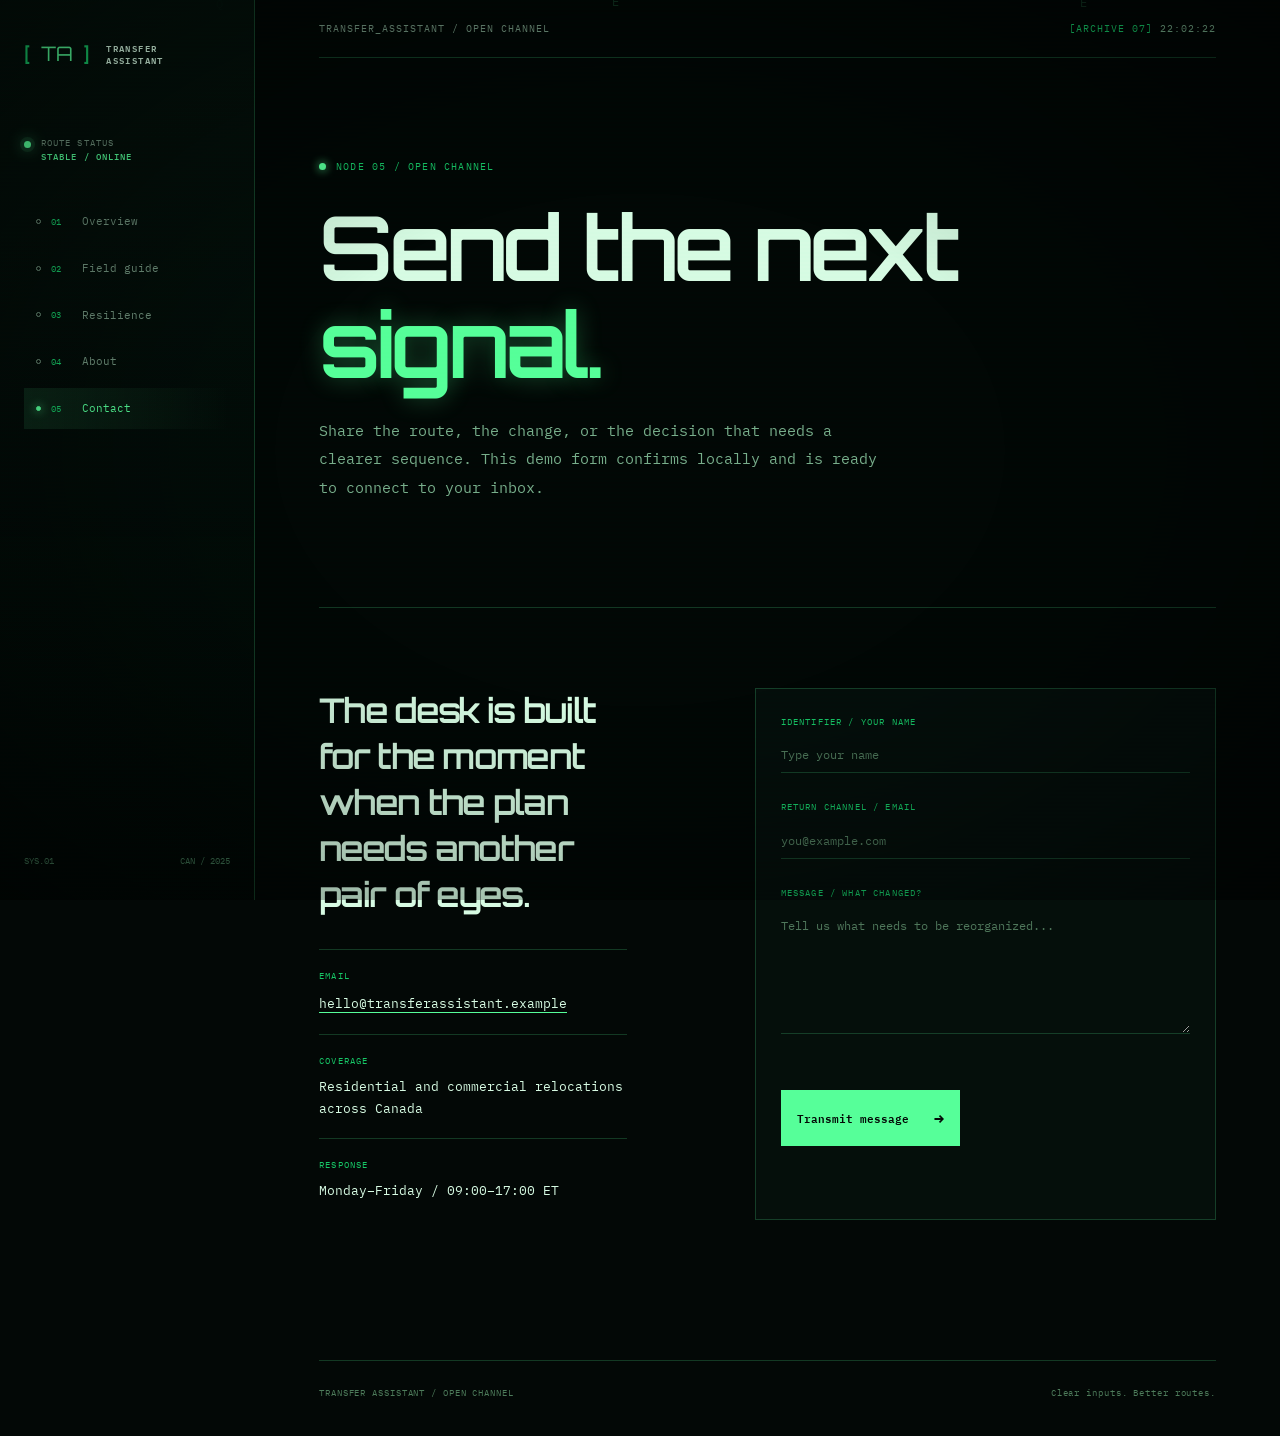
<file: contact.html>
<!doctype html>
<html lang="en"><head><meta charset="utf-8"><meta name="viewport" content="width=device-width,initial-scale=1"><title>Contact / Transfer Assistant</title><link rel="stylesheet" href="style.css"></head>
<body data-page="contact"><canvas id="matrix-canvas" aria-hidden="true"></canvas><div class="scanlines" aria-hidden="true"></div><div class="site-grid"><aside class="side-rail"><a class="terminal-brand" href="index.html"><span class="brand-bracket">[</span><span>TA</span><span class="brand-bracket">]</span><b>TRANSFER<br>ASSISTANT</b></a><div class="rail-status"><span class="status-dot"></span><span>ROUTE STATUS<br><strong>STABLE / ONLINE</strong></span></div><nav class="side-nav" aria-label="Side navigation"><a class="nav-item" href="index.html#overview"><span class="nav-pulse"></span><span class="nav-code">01</span><span>Overview</span></a><a class="nav-item" href="index.html#article"><span class="nav-pulse"></span><span class="nav-code">02</span><span>Field guide</span></a><a class="nav-item" href="index.html#closing"><span class="nav-pulse"></span><span class="nav-code">03</span><span>Resilience</span></a><a class="nav-item" href="about.html"><span class="nav-pulse"></span><span class="nav-code">04</span><span>About</span></a><a class="nav-item active" href="contact.html"><span class="nav-pulse"></span><span class="nav-code">05</span><span>Contact</span></a></nav><div class="rail-footer"><span>SYS.01</span><span>CAN / 2025</span></div></aside><main class="main-frame"><header class="topbar"><span>TRANSFER_ASSISTANT / OPEN CHANNEL</span><span class="topbar-right">[ARCHIVE 07] <span id="clock">00:00:00</span></span></header><section class="page-hero"><p class="kicker"><span class="signal"></span> Node 05 / Open channel</p><h1>Send the next<br><span>signal.</span></h1><p class="hero-deck">Share the route, the change, or the decision that needs a clearer sequence. This demo form confirms locally and is ready to connect to your inbox.</p></section><section class="contact-grid"><div class="contact-copy"><p class="large-text">The desk is built for the moment when the plan needs another pair of eyes.</p><div class="contact-row"><span>EMAIL</span><a href="mailto:hello@transferassistant.example">hello@transferassistant.example</a></div><div class="contact-row"><span>COVERAGE</span><p>Residential and commercial relocations across Canada</p></div><div class="contact-row"><span>RESPONSE</span><p>Monday–Friday / 09:00–17:00 ET</p></div></div><form class="terminal-form" id="contact-form"><label><span>IDENTIFIER / YOUR NAME</span><input required name="name" placeholder="Type your name"></label><label><span>RETURN CHANNEL / EMAIL</span><input required type="email" name="email" placeholder="you@example.com"></label><label><span>MESSAGE / WHAT CHANGED?</span><textarea required name="message" rows="7" placeholder="Tell us what needs to be reorganized..."></textarea></label><button class="glow-button" type="submit">Transmit message <span>→</span></button><p class="form-response" id="form-response" role="status"></p></form></section><footer class="main-footer"><span>TRANSFER ASSISTANT / OPEN CHANNEL</span><span>Clear inputs. Better routes.</span></footer></main></div><script src="script.js"></script></body></html>
</file>
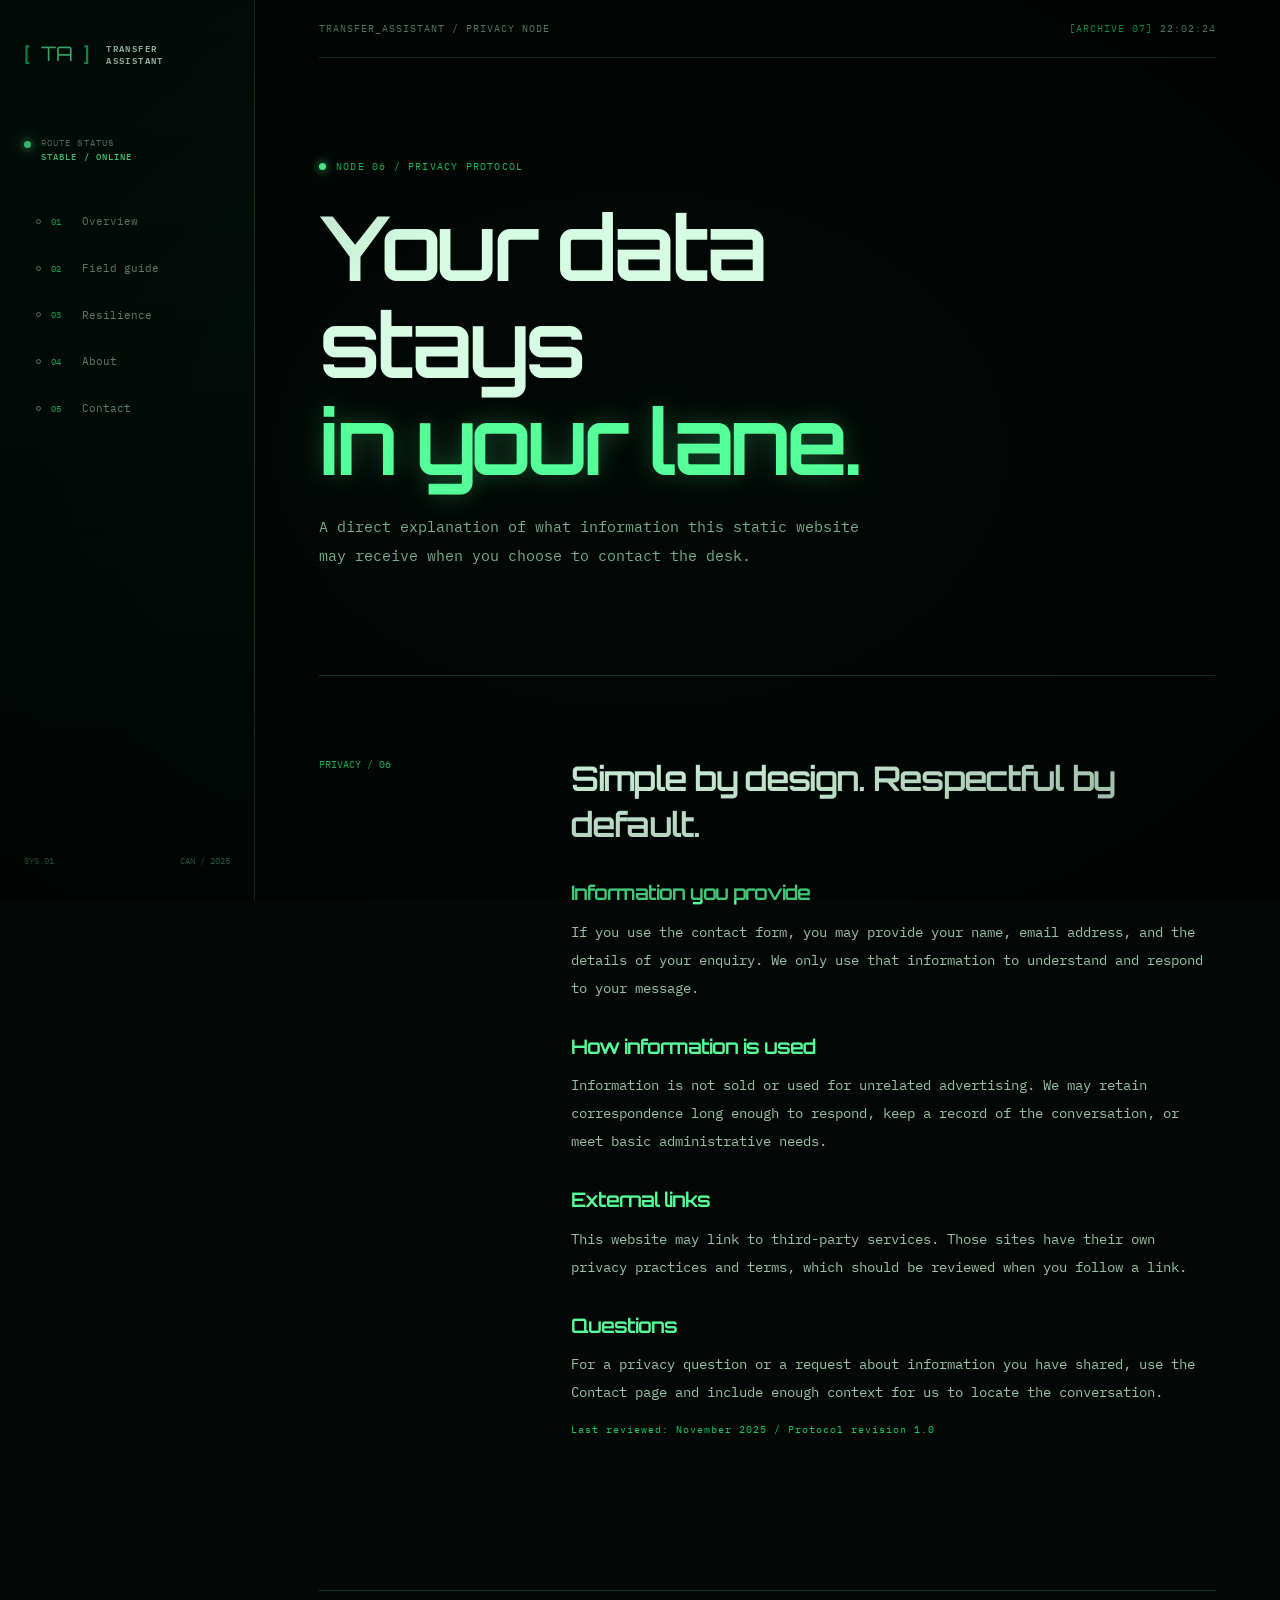
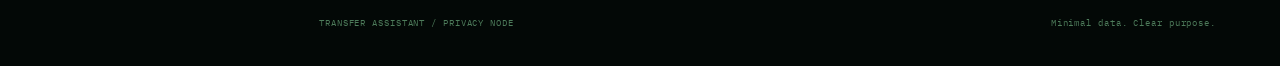
<file: privacy.html>
<!doctype html>
<html lang="en"><head><meta charset="utf-8"><meta name="viewport" content="width=device-width,initial-scale=1"><title>Privacy / Transfer Assistant</title><link rel="stylesheet" href="style.css"></head>
<body data-page="privacy"><canvas id="matrix-canvas" aria-hidden="true"></canvas><div class="scanlines" aria-hidden="true"></div><div class="site-grid"><aside class="side-rail"><a class="terminal-brand" href="index.html"><span class="brand-bracket">[</span><span>TA</span><span class="brand-bracket">]</span><b>TRANSFER<br>ASSISTANT</b></a><div class="rail-status"><span class="status-dot"></span><span>ROUTE STATUS<br><strong>STABLE / ONLINE</strong></span></div><nav class="side-nav" aria-label="Side navigation"><a class="nav-item" href="index.html#overview"><span class="nav-pulse"></span><span class="nav-code">01</span><span>Overview</span></a><a class="nav-item" href="index.html#article"><span class="nav-pulse"></span><span class="nav-code">02</span><span>Field guide</span></a><a class="nav-item" href="index.html#closing"><span class="nav-pulse"></span><span class="nav-code">03</span><span>Resilience</span></a><a class="nav-item" href="about.html"><span class="nav-pulse"></span><span class="nav-code">04</span><span>About</span></a><a class="nav-item" href="contact.html"><span class="nav-pulse"></span><span class="nav-code">05</span><span>Contact</span></a></nav><div class="rail-footer"><span>SYS.01</span><span>CAN / 2025</span></div></aside><main class="main-frame"><header class="topbar"><span>TRANSFER_ASSISTANT / PRIVACY NODE</span><span class="topbar-right">[ARCHIVE 07] <span id="clock">00:00:00</span></span></header><section class="page-hero"><p class="kicker"><span class="signal"></span> Node 06 / Privacy protocol</p><h1>Your data stays<br><span>in your lane.</span></h1><p class="hero-deck">A direct explanation of what information this static website may receive when you choose to contact the desk.</p></section><section class="content-panel legal"><div class="panel-code">PRIVACY / 06</div><div><p class="large-text">Simple by design. Respectful by default.</p><h2>Information you provide</h2><p>If you use the contact form, you may provide your name, email address, and the details of your enquiry. We only use that information to understand and respond to your message.</p><h2>How information is used</h2><p>Information is not sold or used for unrelated advertising. We may retain correspondence long enough to respond, keep a record of the conversation, or meet basic administrative needs.</p><h2>External links</h2><p>This website may link to third-party services. Those sites have their own privacy practices and terms, which should be reviewed when you follow a link.</p><h2>Questions</h2><p>For a privacy question or a request about information you have shared, use the Contact page and include enough context for us to locate the conversation.</p><p class="micro-note">Last reviewed: November 2025 / Protocol revision 1.0</p></div></section><footer class="main-footer"><span>TRANSFER ASSISTANT / PRIVACY NODE</span><span>Minimal data. Clear purpose.</span></footer></main></div><script src="script.js"></script></body></html>
</file>
<file: style.css>
@import url('https://fonts.googleapis.com/css2?family=IBM+Plex+Mono:wght@400;500;600&family=Orbitron:wght@500;600;700;800&display=swap');
:root{--bg:#030806;--panel:#07130f;--panel2:#0a1b14;--green:#56ff99;--green2:#17c867;--dim:#78ae8b;--line:rgba(86,255,153,.2);--white:#d7fbe3;--muted:#71927d;--red:#ff7367;--mono:'IBM Plex Mono',monospace;--display:'Orbitron',sans-serif;--ease:cubic-bezier(.23,1,.32,1)}
*{box-sizing:border-box}html{scroll-behavior:smooth}body{margin:0;background:var(--bg);color:var(--white);font-family:var(--mono);font-size:14px;line-height:1.7}a{color:inherit}body:before{content:'';position:fixed;inset:0;pointer-events:none;background:linear-gradient(rgba(0,255,120,.02) 50%,transparent 50%);background-size:100% 4px;z-index:4;opacity:.5}.scanlines{position:fixed;inset:0;pointer-events:none;z-index:5;background:radial-gradient(ellipse at center,transparent 40%,rgba(0,0,0,.42) 100%)}#matrix-canvas{position:fixed;inset:0;width:100%;height:100%;opacity:.16;pointer-events:none;z-index:0}.site-grid{position:relative;z-index:2;display:grid;grid-template-columns:255px minmax(0,1fr);min-height:100vh}.side-rail{position:sticky;top:0;height:100vh;display:flex;flex-direction:column;padding:32px 24px;border-right:1px solid var(--line);background:linear-gradient(180deg,rgba(5,18,12,.92),rgba(2,8,6,.82));z-index:3}.terminal-brand{display:flex;align-items:center;gap:9px;text-decoration:none;color:var(--green);font-family:var(--display);font-size:20px;letter-spacing:.03em}.terminal-brand b{margin-left:7px;color:var(--white);font:600 9px/1.35 var(--mono);letter-spacing:.15em}.brand-bracket{color:var(--green2);font-size:26px}.rail-status{display:flex;gap:10px;margin:60px 0 38px;color:var(--muted);font-size:9px;letter-spacing:.12em;line-height:1.5}.rail-status strong{color:var(--green);font-weight:500}.status-dot{width:7px;height:7px;margin-top:5px;border-radius:50%;background:var(--green);box-shadow:0 0 0 4px rgba(86,255,153,.1),0 0 16px var(--green);animation:status 2s infinite}.side-nav{display:flex;flex-direction:column;gap:6px}.nav-item{position:relative;display:flex;align-items:center;gap:10px;padding:11px 12px;color:var(--muted);text-decoration:none;font-size:11px;transition:color .2s var(--ease),background .2s var(--ease),transform .2s var(--ease)}.nav-item:hover{color:var(--green);background:rgba(86,255,153,.05);transform:translateX(3px)}.nav-item.active{color:var(--green);background:linear-gradient(90deg,rgba(86,255,153,.11),transparent)}.nav-code{width:21px;color:var(--green2);font-size:9px}.nav-pulse{width:5px;height:5px;border:1px solid currentColor;border-radius:50%}.nav-item.active .nav-pulse{background:var(--green);box-shadow:0 0 10px var(--green)}.rail-footer{display:flex;justify-content:space-between;margin-top:auto;color:#3e7051;font-size:9px}.main-frame{min-width:0;max-width:1500px;padding:0 clamp(24px,5vw,80px)}.topbar{display:flex;justify-content:space-between;gap:20px;padding:20px 0;border-bottom:1px solid var(--line);color:var(--muted);font-size:10px;letter-spacing:.1em}.topbar-right{color:var(--green2)}.topbar-right span{color:var(--dim)}.hero{min-height:720px;display:grid;grid-template-columns:1fr .92fr;gap:clamp(40px,9vw,150px);align-items:center;padding:90px 0 100px}.kicker{display:flex;align-items:center;gap:10px;margin:0 0 24px;color:var(--green2);font-size:10px;letter-spacing:.12em;text-transform:uppercase}.signal{width:7px;height:7px;border-radius:50%;background:var(--green);box-shadow:0 0 10px var(--green)}h1,h2{font-family:var(--display);font-weight:600;letter-spacing:-.05em;line-height:1.08}h1{max-width:650px;margin:0 0 24px;font-size:clamp(44px,6.2vw,92px)}h1 span,h2 span{color:var(--green);text-shadow:0 0 24px rgba(86,255,153,.3)}.hero-deck{max-width:560px;color:var(--dim);font-size:15px;line-height:1.9}.glow-button{display:inline-flex;align-items:center;gap:25px;margin-top:22px;padding:13px 15px;color:var(--bg);background:var(--green);border:1px solid var(--green);text-decoration:none;font:600 11px var(--mono);transition:transform .18s var(--ease),box-shadow .18s var(--ease),background .18s var(--ease)}.glow-button span{font-size:17px}.glow-button:hover{transform:translateY(-3px);box-shadow:0 0 25px rgba(86,255,153,.42);background:transparent;color:var(--green)}.glow-button:active{transform:scale(.97)}.hero-console{border:1px solid var(--line);background:rgba(7,19,15,.84);box-shadow:0 0 50px rgba(20,187,89,.08);padding:14px}.console-top,.console-bottom{display:flex;justify-content:space-between;color:var(--muted);font-size:9px;letter-spacing:.1em}.console-top{padding-bottom:12px;border-bottom:1px solid var(--line)}.console-screen{min-height:340px;display:grid;grid-template-rows:1fr auto;gap:20px;padding:22px;background:radial-gradient(circle at 50% 45%,rgba(35,145,78,.18),transparent 42%),linear-gradient(145deg,#06120d,#020604)}.console-map{position:relative;min-height:220px;overflow:hidden;border:1px dashed rgba(86,255,153,.2);background-image:linear-gradient(rgba(86,255,153,.07) 1px,transparent 1px),linear-gradient(90deg,rgba(86,255,153,.07) 1px,transparent 1px);background-size:30px 30px}.map-node{position:absolute;display:grid;place-items:center;width:29px;height:29px;border:1px solid var(--green);border-radius:50%;color:var(--green);font-size:10px;background:var(--bg);box-shadow:0 0 15px rgba(86,255,153,.4)}.node-a{left:15%;top:28%}.node-b{left:53%;top:58%}.node-c{right:11%;top:20%;border-color:var(--red);color:var(--red)}.map-path{position:absolute;height:1px;background:var(--green);transform-origin:left;box-shadow:0 0 8px var(--green)}.path-a{width:42%;left:20%;top:35%;transform:rotate(29deg)}.path-b{width:43%;left:59%;top:64%;transform:rotate(-35deg);background:var(--red);box-shadow:0 0 8px var(--red)}.path-c{width:22%;left:63%;top:57%;transform:rotate(-75deg);background:var(--green2)}.console-lines{display:grid;gap:8px;color:var(--dim);font-size:10px}.console-lines p{margin:0}.console-lines i{display:inline-block;width:34px;color:var(--green2);font-style:normal}.console-ok{color:var(--green)!important}.console-bottom{padding-top:12px;border-top:1px solid var(--line)}.blink{animation:blink 1.1s infinite;color:var(--green)}.metrics{display:grid;grid-template-columns:repeat(4,1fr);border-top:1px solid var(--line);border-bottom:1px solid var(--line)}.metrics div{display:flex;flex-direction:column;gap:8px;padding:22px 18px;border-right:1px solid var(--line)}.metrics div:last-child{border-right:0}.metrics b{color:var(--green2);font-size:10px}.metrics span{color:var(--white);font-family:var(--display);font-size:12px}.article-shell{max-width:860px;margin:110px auto 130px}.article-meta{display:flex;flex-wrap:wrap;justify-content:space-between;gap:14px;padding-bottom:18px;border-bottom:1px solid var(--line);color:var(--muted);font-size:9px;letter-spacing:.1em}.meta-tag{color:var(--green)}.article-title{margin:28px 0 36px;color:var(--white);font-size:clamp(30px,4.5vw,65px)}.article-shell p{color:#9bc2a5;font-size:14px;line-height:2;margin:0 0 20px}.article-shell p.lead{color:var(--white);font-size:17px;line-height:1.85}.article-shell a{color:var(--green);text-decoration-color:rgba(86,255,153,.45);text-underline-offset:4px}.article-heading{display:grid;grid-template-columns:52px 1fr;gap:15px;align-items:start;padding-top:62px;margin:62px 0 21px;border-top:1px solid var(--line)}.article-heading:before{content:'//';color:var(--green2);font-size:14px}.article-heading h2{margin:0;color:var(--white);font-size:clamp(21px,3vw,33px)}.closing-block{margin-top:90px;padding:45px 0 0;border-top:2px solid var(--green);}.closing-block h2{margin:0 0 25px;font-size:clamp(34px,5vw,65px)}.main-footer{display:flex;justify-content:space-between;gap:20px;padding:24px 0 35px;border-top:1px solid var(--line);color:#4d7b5a;font-size:9px;letter-spacing:.1em}.page-hero{padding:100px 0 90px;border-bottom:1px solid var(--line)}.page-hero h1{font-size:clamp(44px,7vw,90px)}.content-panel{display:grid;grid-template-columns:150px minmax(0,650px);gap:clamp(30px,8vw,120px);padding:80px 0 140px}.panel-code{color:var(--green2);font-size:10px}.content-panel .large-text,.contact-copy .large-text{margin:0 0 32px;color:var(--white);font:600 clamp(22px,3vw,34px)/1.35 var(--display);letter-spacing:-.05em}.content-panel>div:last-child>p:not(.large-text),.content-panel .legal p{color:#9bc2a5;line-height:2}.node-grid{display:grid;grid-template-columns:repeat(3,1fr);gap:15px;margin-top:55px}.node-grid>div{padding:18px;border:1px solid var(--line);background:rgba(7,19,15,.6)}.node-grid b{color:var(--green2);font-size:10px}.node-grid h2{margin:19px 0 8px;font-size:17px}.node-grid p{margin:0!important;color:var(--muted)!important;font-size:11px}.legal h2{margin:34px 0 10px;color:var(--green);font-size:20px}.micro-note{color:var(--green2)!important;font-size:10px!important;letter-spacing:.1em}.contact-grid{display:grid;grid-template-columns:.8fr 1.2fr;gap:clamp(35px,10vw,140px);padding:80px 0 140px}.contact-row{padding:18px 0;border-top:1px solid var(--line)}.contact-row span{display:block;margin-bottom:8px;color:var(--green2);font-size:9px;letter-spacing:.13em}.contact-row p,.contact-row a{margin:0;color:var(--white);font-size:13px}.contact-row a{text-decoration-color:var(--green);text-underline-offset:4px}.terminal-form{padding:25px;background:rgba(7,19,15,.72);border:1px solid var(--line)}.terminal-form label{display:block;margin-bottom:26px}.terminal-form label>span{display:block;margin-bottom:8px;color:var(--green2);font-size:9px;letter-spacing:.13em}.terminal-form input,.terminal-form textarea{width:100%;padding:10px 0;border:0;border-bottom:1px solid var(--line);outline:0;resize:vertical;background:transparent;color:var(--white);font:12px var(--mono)}.terminal-form input:focus,.terminal-form textarea:focus{border-color:var(--green);box-shadow:0 1px 0 var(--green)}.terminal-form input::placeholder,.terminal-form textarea::placeholder{color:#4f775b}.form-response{min-height:20px;margin:16px 0 0;color:var(--green);font-size:10px!important}
@keyframes status{0%,100%{opacity:1}50%{opacity:.35}}@keyframes blink{0%,45%{opacity:1}46%,100%{opacity:.3}}
@media(max-width:900px){.site-grid{display:block}.side-rail{position:sticky;top:0;height:auto;min-height:0;display:grid;grid-template-columns:1fr auto;gap:17px;padding:16px 20px;border-right:0;border-bottom:1px solid var(--line)}.terminal-brand{font-size:17px}.terminal-brand b{font-size:8px}.rail-status,.rail-footer{display:none}.side-nav{grid-column:1/-1;display:grid;grid-template-columns:repeat(5,1fr);gap:3px}.nav-item{justify-content:center;gap:5px;padding:8px 2px;font-size:9px}.nav-code{display:none}.nav-pulse{width:4px;height:4px}.main-frame{padding:0 20px}.hero{grid-template-columns:1fr;min-height:auto;padding:70px 0 75px;gap:45px}.hero-console{max-width:650px}.metrics{grid-template-columns:repeat(2,1fr)}.metrics div:nth-child(2){border-right:0}.metrics div:nth-child(3),.metrics div:nth-child(4){border-top:1px solid var(--line)}.article-shell{margin:75px auto}.content-panel{grid-template-columns:1fr;padding-top:50px}.panel-code{order:0}.node-grid{grid-template-columns:1fr}.contact-grid{grid-template-columns:1fr;padding-top:55px}}
@media(max-width:560px){body{font-size:12px}.topbar{font-size:8px}.topbar-right{display:none}.terminal-brand{font-size:15px}.terminal-brand b{font-size:7px}.side-nav{overflow-x:auto}.nav-item{white-space:nowrap}.hero{padding-top:55px}.hero-deck{font-size:13px}.hero-console{padding:8px}.console-screen{padding:12px;min-height:290px}.console-map{min-height:175px}.article-shell p{font-size:13px;line-height:1.85}.article-shell p.lead{font-size:15px}.article-heading{grid-template-columns:25px 1fr;gap:8px;padding-top:42px;margin-top:42px}.article-heading h2{font-size:20px}.article-meta{font-size:8px}.article-title{font-size:31px}.main-footer{flex-direction:column;gap:8px}.page-hero{padding:65px 0 55px}.page-hero h1{font-size:43px}.content-panel,.contact-grid{padding-bottom:80px}.terminal-form{padding:18px}}
@media(prefers-reduced-motion:reduce){html{scroll-behavior:auto}*,*:before,*:after{animation-duration:.01ms!important;transition-duration:.01ms!important}}
</file>
